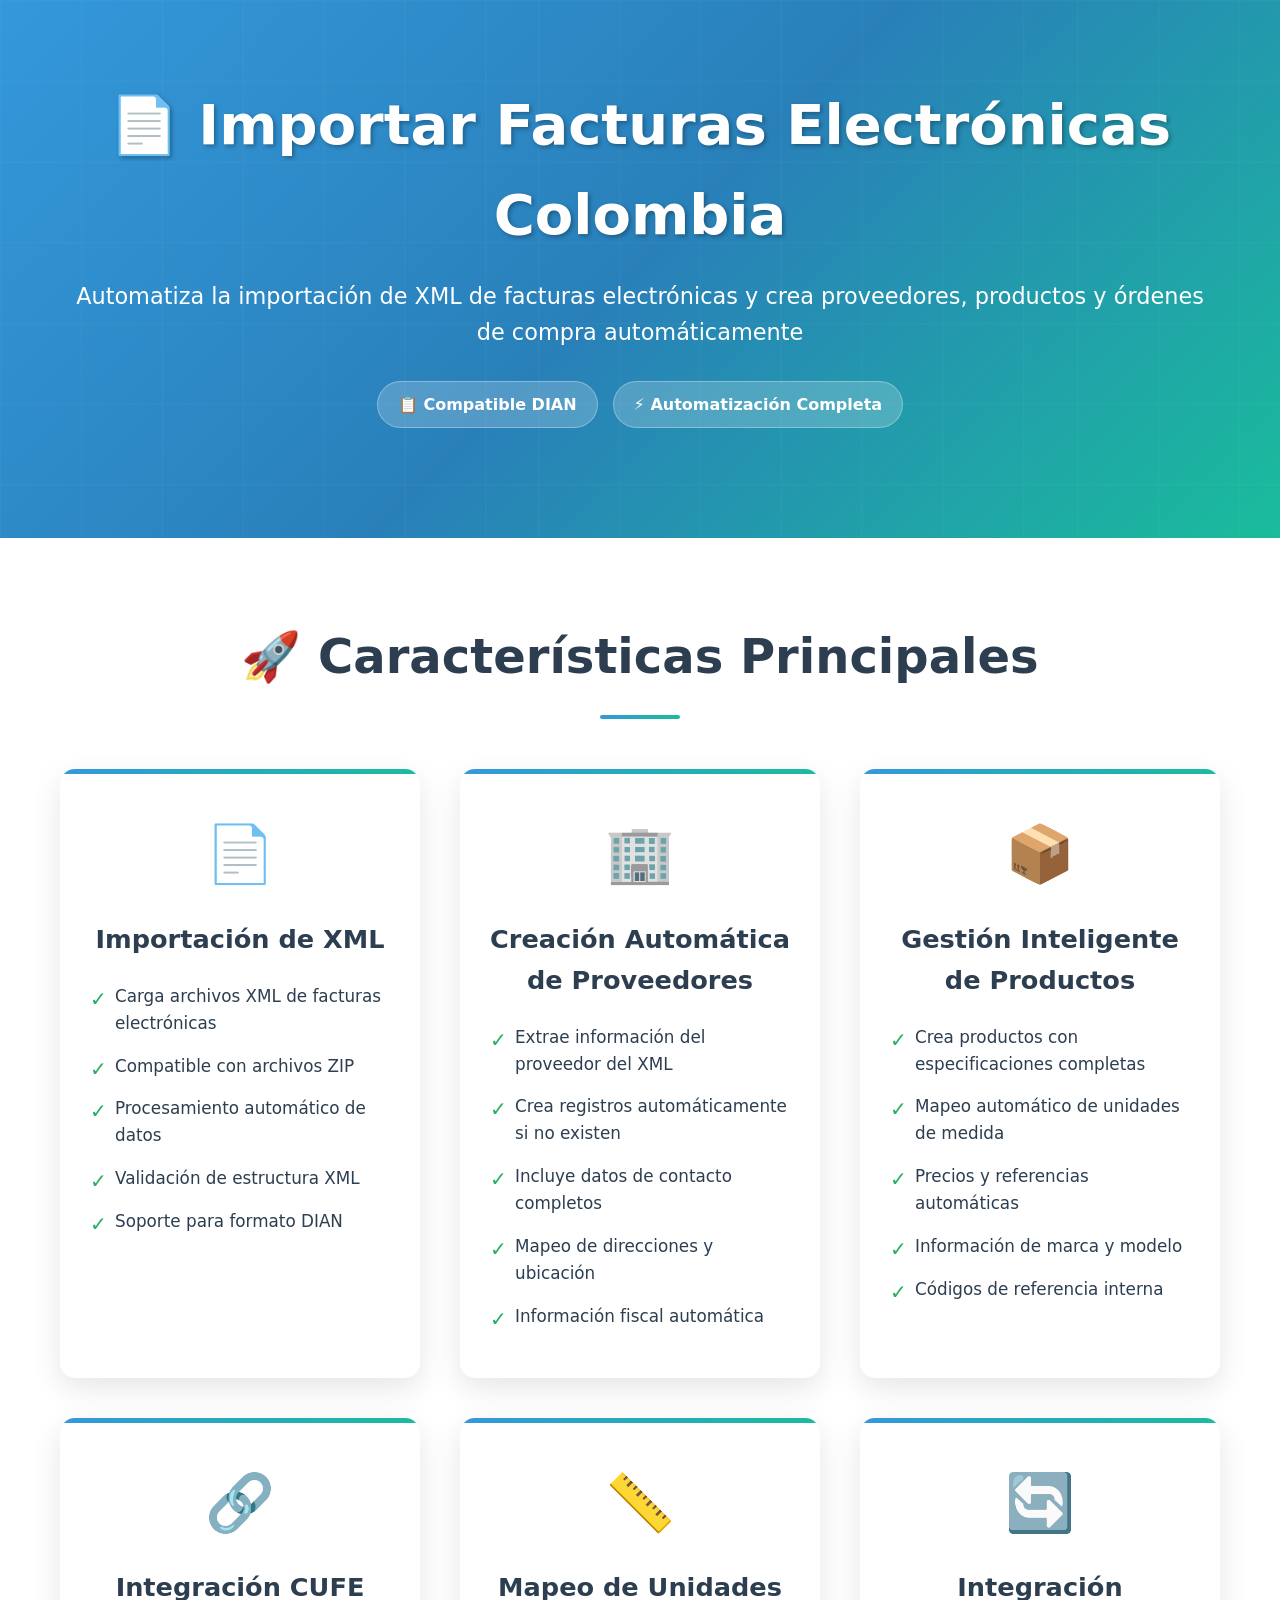
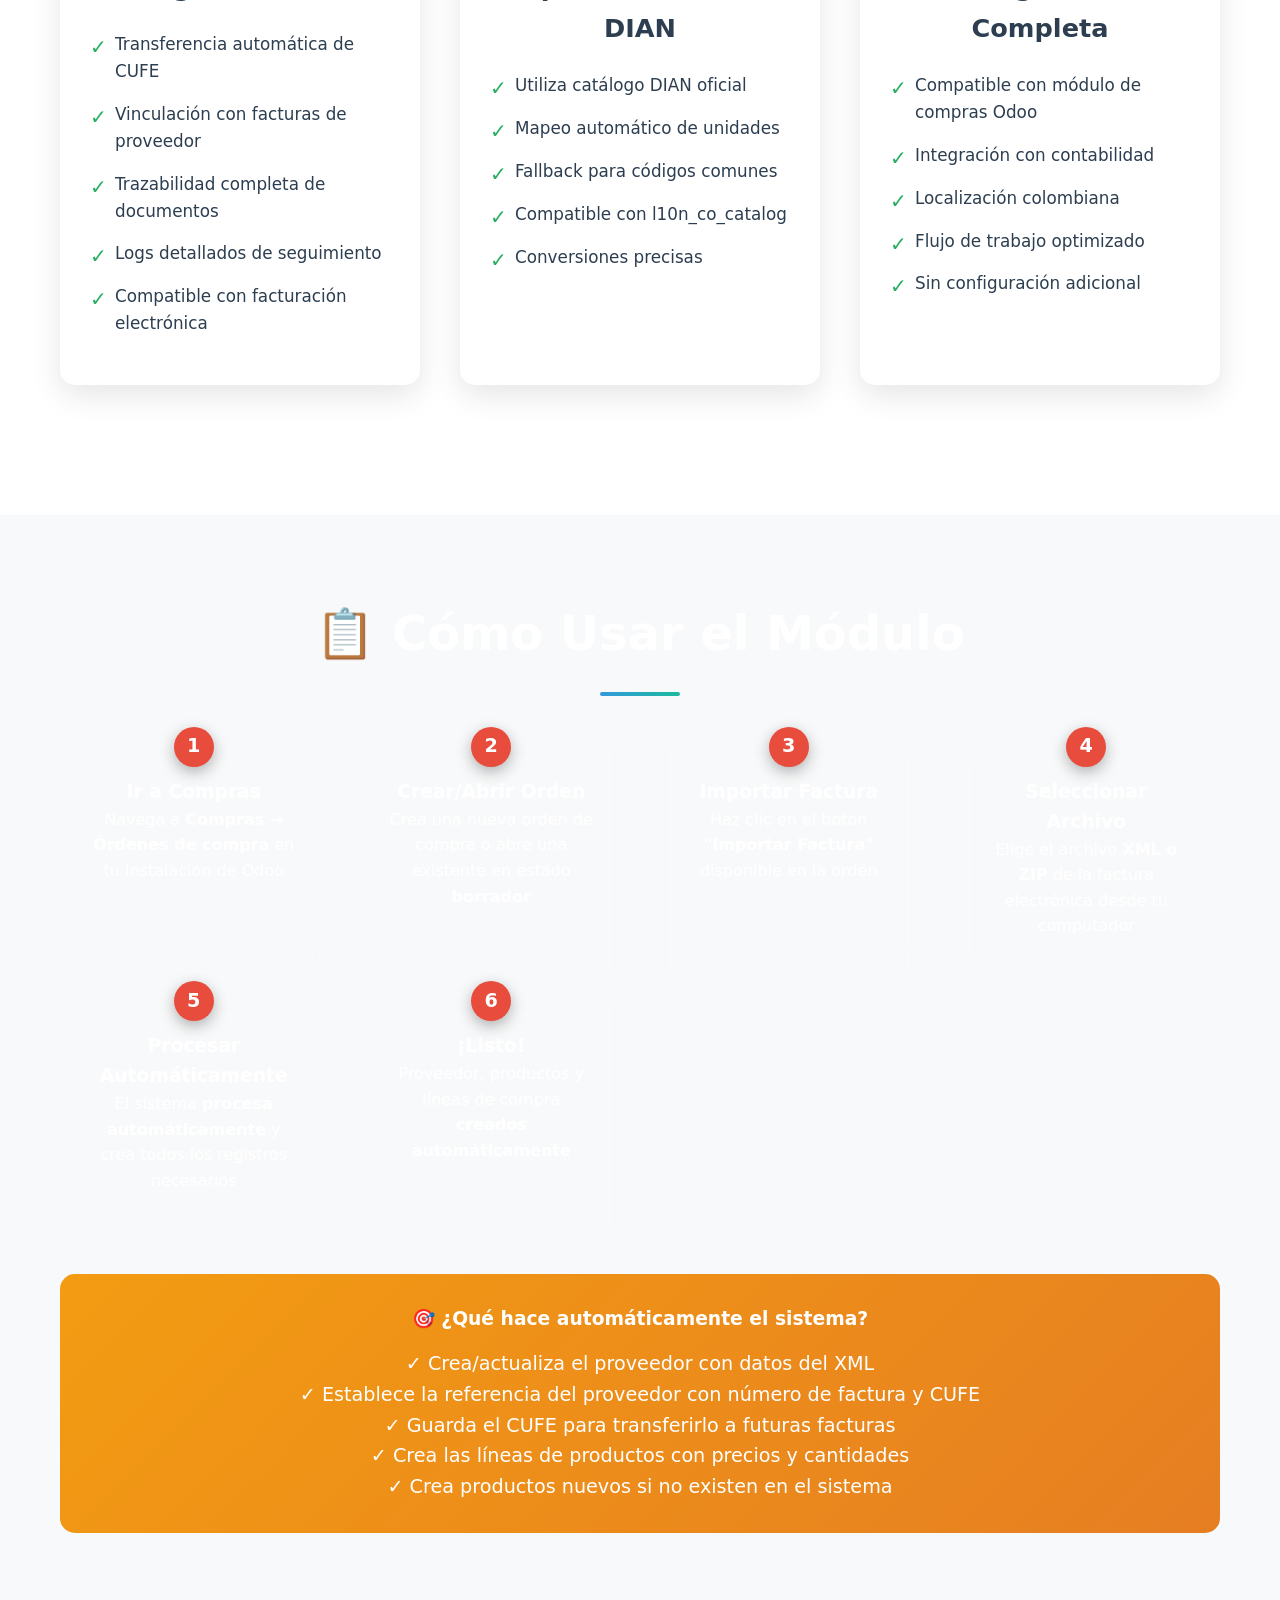
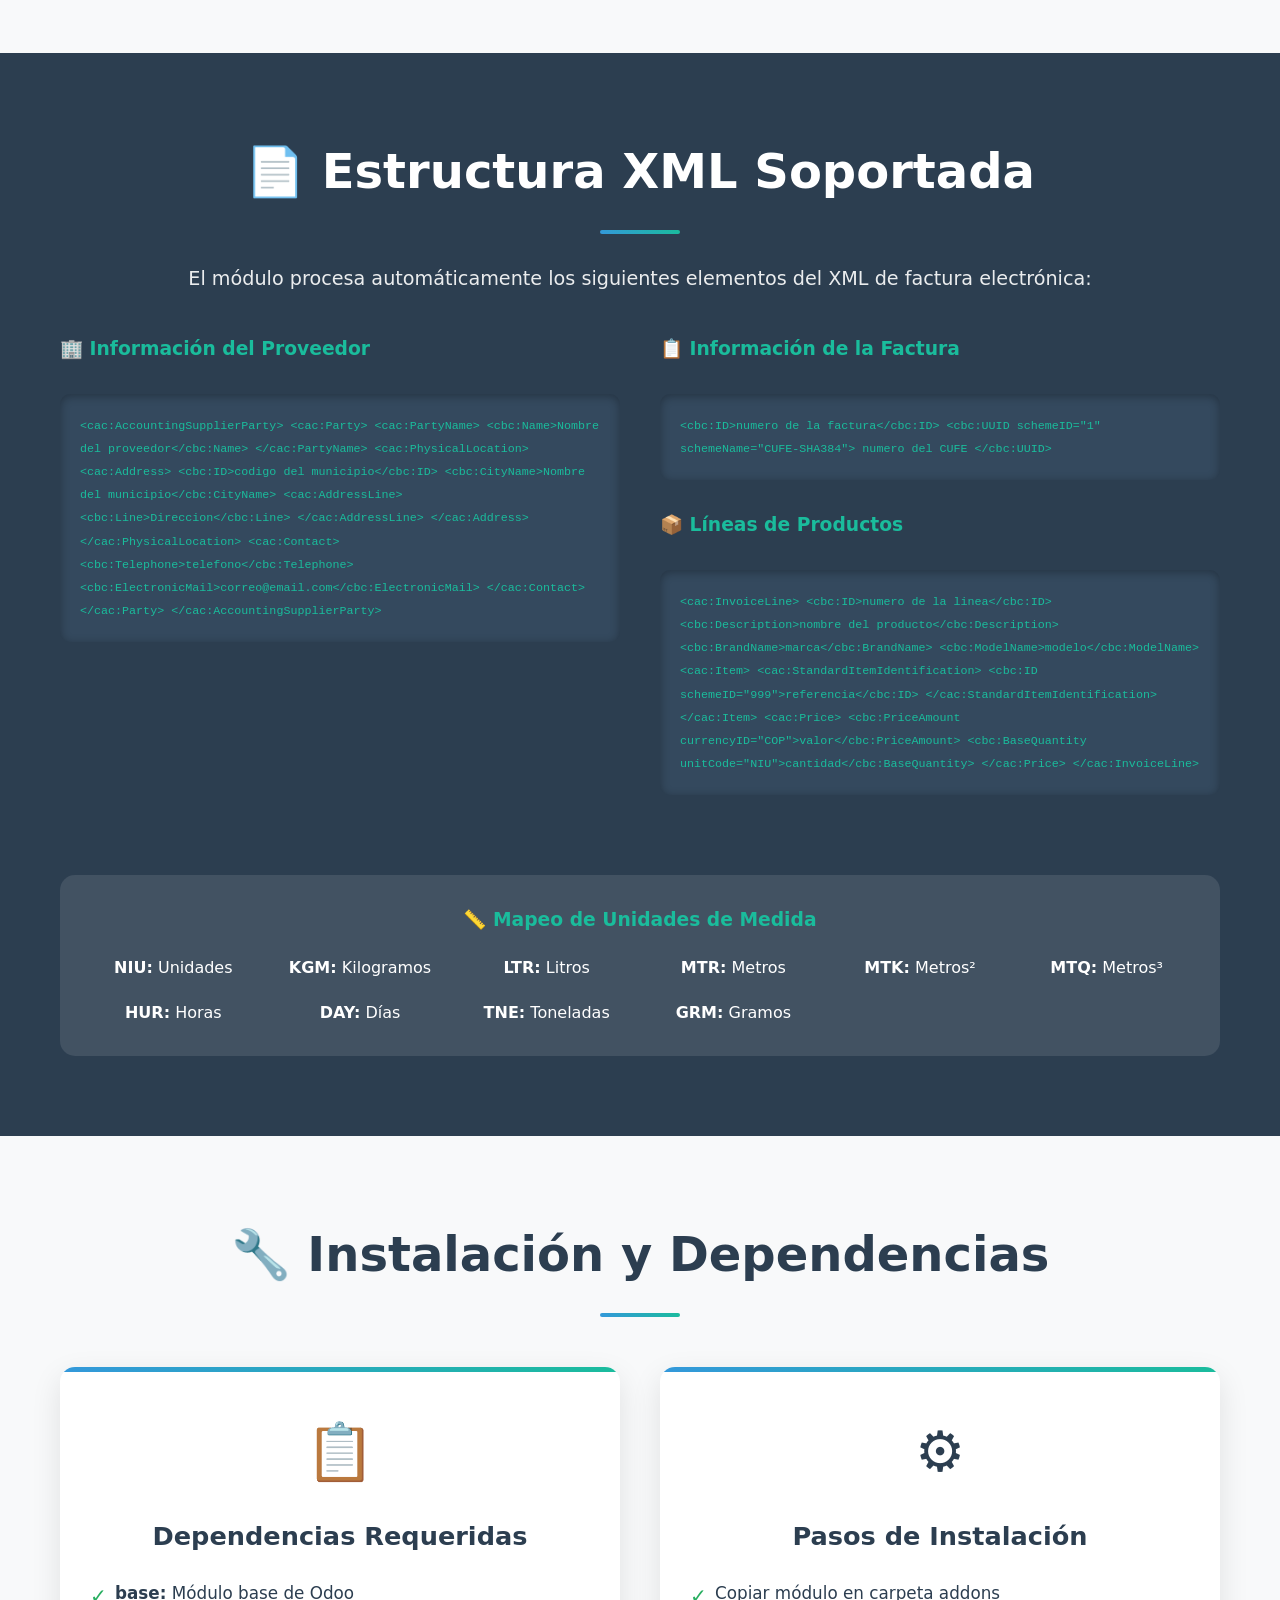
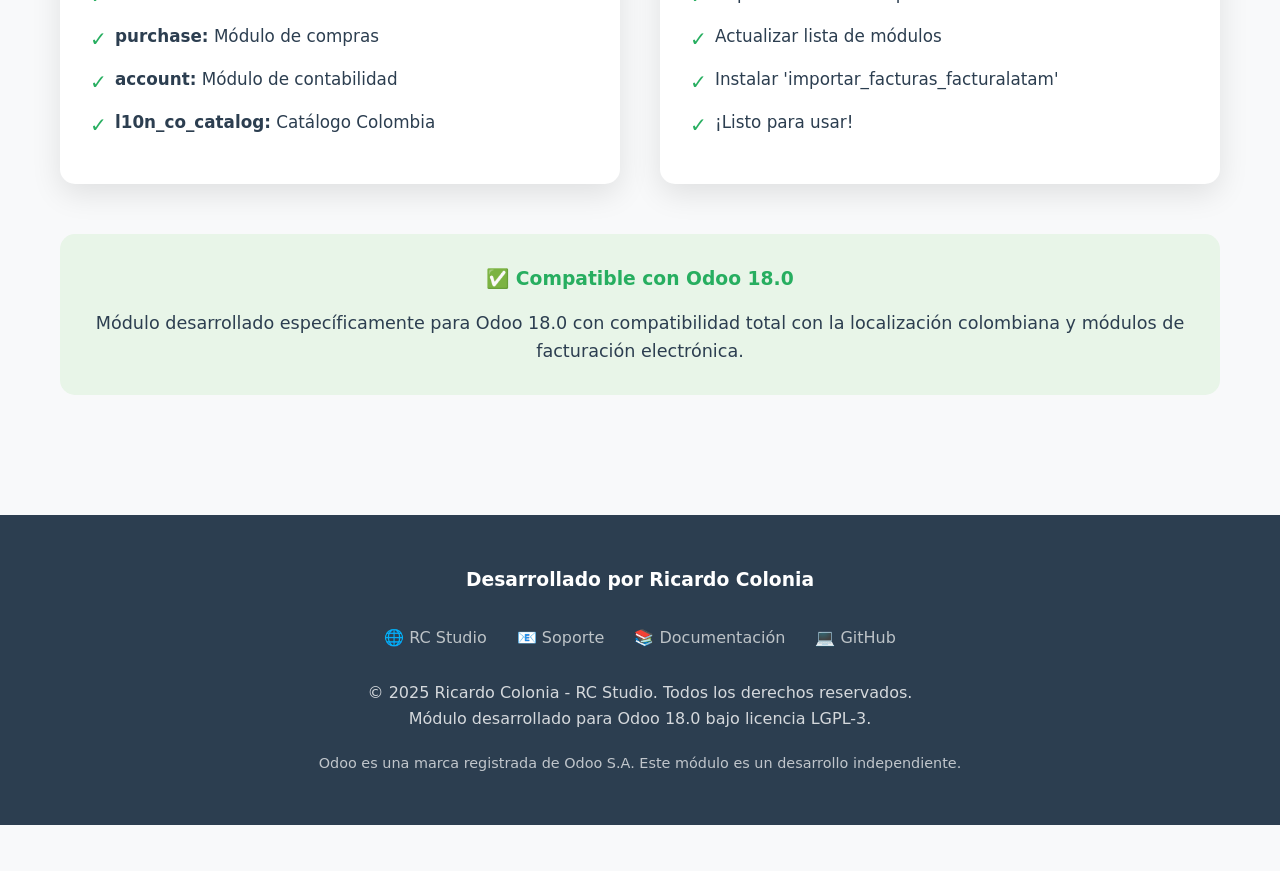
<file: importar_facturas_facturalatam/static/description/index.html>
<!DOCTYPE html>
<html lang="es">
<head>
    <meta charset="UTF-8">
    <meta name="viewport" content="width=device-width, initial-scale=1.0">
    <title>Importar Facturas Electrónicas Colombia - Módulo Odoo</title>
    <style>
        * {
            margin: 0;
            padding: 0;
            box-sizing: border-box;
        }

        body {
            font-family: 'Segoe UI', system-ui, -apple-system, sans-serif;
            line-height: 1.6;
            color: #2c3e50;
            background: #f8f9fa;
        }

        .hero {
            background: linear-gradient(135deg, #3498db 0%, #2980b9 50%, #1abc9c 100%);
            color: white;
            padding: 80px 0;
            text-align: center;
            position: relative;
            overflow: hidden;
        }

        .hero::before {
            content: '';
            position: absolute;
            top: 0;
            left: 0;
            right: 0;
            bottom: 0;
            background: url('data:image/svg+xml,<svg xmlns="http://www.w3.org/2000/svg" viewBox="0 0 100 100"><defs><pattern id="grid" width="15" height="15" patternUnits="userSpaceOnUse"><path d="M 15 0 L 0 0 0 15" fill="none" stroke="rgba(255,255,255,0.1)" stroke-width="0.5"/></pattern></defs><rect width="100" height="100" fill="url(%23grid)"/></svg>');
            opacity: 0.3;
        }

        .container {
            max-width: 1200px;
            margin: 0 auto;
            padding: 0 20px;
            position: relative;
            z-index: 1;
        }

        .hero h1 {
            font-size: 3.5em;
            font-weight: 700;
            margin-bottom: 20px;
            text-shadow: 2px 2px 4px rgba(0,0,0,0.3);
            animation: fadeInUp 1s ease-out;
        }

        .hero .subtitle {
            font-size: 1.4em;
            margin-bottom: 30px;
            opacity: 0.95;
            animation: fadeInUp 1s ease-out 0.2s both;
        }

        .hero-badges {
            display: flex;
            justify-content: center;
            gap: 15px;
            margin: 30px 0;
            flex-wrap: wrap;
            animation: fadeInUp 1s ease-out 0.4s both;
        }

        .badge {
            background: rgba(255,255,255,0.2);
            padding: 10px 20px;
            border-radius: 25px;
            font-weight: 600;
            backdrop-filter: blur(10px);
            border: 1px solid rgba(255,255,255,0.3);
            transition: all 0.3s ease;
        }

        .badge:hover {
            background: rgba(255,255,255,0.3);
            transform: translateY(-2px);
        }

        .free-highlight {
            background: linear-gradient(45deg, #27ae60, #2ecc71);
            padding: 15px 30px;
            border-radius: 30px;
            font-size: 1.5em;
            font-weight: bold;
            margin: 30px auto;
            display: inline-block;
            box-shadow: 0 8px 25px rgba(0,0,0,0.2);
            animation: pulse 2s infinite;
        }

        .cta-buttons {
            margin-top: 40px;
            animation: fadeInUp 1s ease-out 0.6s both;
        }

        .btn {
            display: inline-block;
            padding: 15px 35px;
            margin: 10px;
            border-radius: 30px;
            text-decoration: none;
            font-weight: 600;
            font-size: 1.1em;
            transition: all 0.3s ease;
            box-shadow: 0 5px 15px rgba(0,0,0,0.2);
        }

        .btn-primary {
            background: #e74c3c;
            color: white;
        }

        .btn-secondary {
            background: rgba(255,255,255,0.2);
            color: white;
            border: 2px solid white;
        }

        .btn:hover {
            transform: translateY(-3px);
            box-shadow: 0 8px 25px rgba(0,0,0,0.3);
        }

        .content {
            background: white;
        }

        .section {
            padding: 80px 0;
        }

        .section:nth-child(even) {
            background: #f8f9fa;
        }

        .section h2 {
            font-size: 3em;
            margin-bottom: 30px;
            text-align: center;
            color: #2c3e50;
            position: relative;
        }

        .section h2::after {
            content: '';
            display: block;
            width: 80px;
            height: 4px;
            background: linear-gradient(45deg, #3498db, #1abc9c);
            margin: 20px auto;
            border-radius: 2px;
        }

        .features-grid {
            display: grid;
            grid-template-columns: repeat(auto-fit, minmax(350px, 1fr));
            gap: 40px;
            margin: 50px 0;
        }

        .feature-card {
            background: white;
            border-radius: 15px;
            padding: 40px 30px;
            box-shadow: 0 10px 30px rgba(0,0,0,0.1);
            transition: all 0.3s ease;
            position: relative;
            overflow: hidden;
        }

        .feature-card::before {
            content: '';
            position: absolute;
            top: 0;
            left: 0;
            right: 0;
            height: 5px;
            background: linear-gradient(45deg, #3498db, #1abc9c);
        }

        .feature-card:hover {
            transform: translateY(-10px);
            box-shadow: 0 20px 40px rgba(0,0,0,0.15);
        }

        .feature-icon {
            font-size: 3.5em;
            margin-bottom: 20px;
            display: block;
            text-align: center;
        }

        .feature-card h3 {
            font-size: 1.6em;
            color: #2c3e50;
            margin-bottom: 15px;
            text-align: center;
        }

        .feature-list {
            list-style: none;
            padding: 0;
        }

        .feature-list li {
            padding: 8px 0;
            position: relative;
            padding-left: 25px;
            font-size: 1.05em;
        }

        .feature-list li::before {
            content: '✓';
            position: absolute;
            left: 0;
            color: #27ae60;
            font-weight: bold;
            font-size: 1.2em;
        }

        .workflow-section {
            background: linear-gradient(135deg, #667eea 0%, #764ba2 100%);
            color: white;
        }

        .workflow-steps {
            display: grid;
            grid-template-columns: repeat(auto-fit, minmax(250px, 1fr));
            gap: 30px;
            margin: 50px 0;
        }

        .step-card {
            background: rgba(255,255,255,0.1);
            border-radius: 15px;
            padding: 30px;
            text-align: center;
            backdrop-filter: blur(10px);
            border: 1px solid rgba(255,255,255,0.2);
            position: relative;
        }

        .step-number {
            position: absolute;
            top: -20px;
            left: 50%;
            transform: translateX(-50%);
            background: #e74c3c;
            color: white;
            width: 40px;
            height: 40px;
            border-radius: 50%;
            display: flex;
            align-items: center;
            justify-content: center;
            font-size: 1.2em;
            font-weight: bold;
            box-shadow: 0 5px 15px rgba(0,0,0,0.3);
        }

        .xml-section {
            background: #2c3e50;
            color: white;
        }

        .xml-preview {
            background: #34495e;
            border-radius: 10px;
            padding: 20px;
            margin: 30px 0;
            font-family: 'Courier New', monospace;
            font-size: 0.9em;
            overflow-x: auto;
            box-shadow: inset 0 2px 10px rgba(0,0,0,0.3);
        }

        .xml-preview code {
            color: #1abc9c;
        }

        .benefits-grid {
            display: grid;
            grid-template-columns: repeat(auto-fit, minmax(280px, 1fr));
            gap: 30px;
            margin: 50px 0;
        }

        .benefit-card {
            text-align: center;
            padding: 30px 20px;
            background: white;
            border-radius: 15px;
            box-shadow: 0 5px 20px rgba(0,0,0,0.1);
            transition: all 0.3s ease;
        }

        .benefit-card:hover {
            transform: translateY(-5px);
            box-shadow: 0 10px 30px rgba(0,0,0,0.15);
        }

        .benefit-icon {
            font-size: 4em;
            margin-bottom: 20px;
            display: block;
        }

        .footer {
            background: #2c3e50;
            color: white;
            text-align: center;
            padding: 50px 0;
        }

        .footer h3 {
            margin-bottom: 20px;
            color: white;
        }

        .footer-links {
            display: flex;
            justify-content: center;
            gap: 30px;
            margin: 30px 0;
            flex-wrap: wrap;
        }

        .footer-links a {
            color: #bdc3c7;
            text-decoration: none;
            transition: color 0.3s ease;
        }

        .footer-links a:hover {
            color: #1abc9c;
        }

        .highlight-box {
            background: linear-gradient(135deg, #f39c12, #e67e22);
            color: white;
            border-radius: 15px;
            padding: 30px;
            margin: 40px 0;
            text-align: center;
        }

        @keyframes fadeInUp {
            from {
                opacity: 0;
                transform: translateY(30px);
            }
            to {
                opacity: 1;
                transform: translateY(0);
            }
        }

        @keyframes pulse {
            0%, 100% {
                transform: scale(1);
            }
            50% {
                transform: scale(1.05);
            }
        }

        @media (max-width: 768px) {
            .hero h1 {
                font-size: 2.5em;
            }

            .section {
                padding: 50px 0;
            }

            .section h2 {
                font-size: 2.2em;
            }

            .features-grid {
                grid-template-columns: 1fr;
            }

            .hero-badges {
                flex-direction: column;
                align-items: center;
            }
        }
    </style>
</head>
<body>
    <div class="hero">
        <div class="container">
            <h1>📄 Importar Facturas Electrónicas Colombia</h1>
            <p class="subtitle">Automatiza la importación de XML de facturas electrónicas y crea proveedores, productos y órdenes de compra automáticamente</p>

            <div class="hero-badges">
                <span class="badge">📋 Compatible DIAN</span>
                <span class="badge">⚡ Automatización Completa</span>
            </div>
        </div>
    </div>

    <div class="content">
        <section class="section">
            <div class="container">
                <h2>🚀 Características Principales</h2>
                <div class="features-grid">
                    <div class="feature-card">
                        <span class="feature-icon">📄</span>
                        <h3>Importación de XML</h3>
                        <ul class="feature-list">
                            <li>Carga archivos XML de facturas electrónicas</li>
                            <li>Compatible con archivos ZIP</li>
                            <li>Procesamiento automático de datos</li>
                            <li>Validación de estructura XML</li>
                            <li>Soporte para formato DIAN</li>
                        </ul>
                    </div>

                    <div class="feature-card">
                        <span class="feature-icon">🏢</span>
                        <h3>Creación Automática de Proveedores</h3>
                        <ul class="feature-list">
                            <li>Extrae información del proveedor del XML</li>
                            <li>Crea registros automáticamente si no existen</li>
                            <li>Incluye datos de contacto completos</li>
                            <li>Mapeo de direcciones y ubicación</li>
                            <li>Información fiscal automática</li>
                        </ul>
                    </div>

                    <div class="feature-card">
                        <span class="feature-icon">📦</span>
                        <h3>Gestión Inteligente de Productos</h3>
                        <ul class="feature-list">
                            <li>Crea productos con especificaciones completas</li>
                            <li>Mapeo automático de unidades de medida</li>
                            <li>Precios y referencias automáticas</li>
                            <li>Información de marca y modelo</li>
                            <li>Códigos de referencia interna</li>
                        </ul>
                    </div>

                    <div class="feature-card">
                        <span class="feature-icon">🔗</span>
                        <h3>Integración CUFE</h3>
                        <ul class="feature-list">
                            <li>Transferencia automática de CUFE</li>
                            <li>Vinculación con facturas de proveedor</li>
                            <li>Trazabilidad completa de documentos</li>
                            <li>Logs detallados de seguimiento</li>
                            <li>Compatible con facturación electrónica</li>
                        </ul>
                    </div>

                    <div class="feature-card">
                        <span class="feature-icon">📏</span>
                        <h3>Mapeo de Unidades DIAN</h3>
                        <ul class="feature-list">
                            <li>Utiliza catálogo DIAN oficial</li>
                            <li>Mapeo automático de unidades</li>
                            <li>Fallback para códigos comunes</li>
                            <li>Compatible con l10n_co_catalog</li>
                            <li>Conversiones precisas</li>
                        </ul>
                    </div>

                    <div class="feature-card">
                        <span class="feature-icon">🔄</span>
                        <h3>Integración Completa</h3>
                        <ul class="feature-list">
                            <li>Compatible con módulo de compras Odoo</li>
                            <li>Integración con contabilidad</li>
                            <li>Localización colombiana</li>
                            <li>Flujo de trabajo optimizado</li>
                            <li>Sin configuración adicional</li>
                        </ul>
                    </div>
                </div>
            </div>
        </section>

        <section class="section workflow-section">
            <div class="container">
                <h2 style="color: white;" id="como-usar">📋 Cómo Usar el Módulo</h2>

                <div class="workflow-steps">
                    <div class="step-card">
                        <div class="step-number">1</div>
                        <h3>Ir a Compras</h3>
                        <p>Navega a <strong>Compras → Órdenes de compra</strong> en tu instalación de Odoo</p>
                    </div>

                    <div class="step-card">
                        <div class="step-number">2</div>
                        <h3>Crear/Abrir Orden</h3>
                        <p>Crea una nueva orden de compra o abre una existente en estado <strong>borrador</strong></p>
                    </div>

                    <div class="step-card">
                        <div class="step-number">3</div>
                        <h3>Importar Factura</h3>
                        <p>Haz clic en el botón <strong>"Importar Factura"</strong> disponible en la orden</p>
                    </div>

                    <div class="step-card">
                        <div class="step-number">4</div>
                        <h3>Seleccionar Archivo</h3>
                        <p>Elige el archivo <strong>XML o ZIP</strong> de la factura electrónica desde tu computador</p>
                    </div>

                    <div class="step-card">
                        <div class="step-number">5</div>
                        <h3>Procesar Automáticamente</h3>
                        <p>El sistema <strong>procesa automáticamente</strong> y crea todos los registros necesarios</p>
                    </div>

                    <div class="step-card">
                        <div class="step-number">6</div>
                        <h3>¡Listo!</h3>
                        <p>Proveedor, productos y líneas de compra <strong>creados automáticamente</strong></p>
                    </div>
                </div>

                <div class="highlight-box">
                    <h3>🎯 ¿Qué hace automáticamente el sistema?</h3>
                    <p style="font-size: 1.2em; margin-top: 15px;">
                        ✓ Crea/actualiza el proveedor con datos del XML<br>
                        ✓ Establece la referencia del proveedor con número de factura y CUFE<br>
                        ✓ Guarda el CUFE para transferirlo a futuras facturas<br>
                        ✓ Crea las líneas de productos con precios y cantidades<br>
                        ✓ Crea productos nuevos si no existen en el sistema
                    </p>
                </div>
            </div>
        </section>

        <section class="section xml-section">
            <div class="container">
                <h2 style="color: white;">📄 Estructura XML Soportada</h2>

                <p style="text-align: center; font-size: 1.2em; margin-bottom: 40px; opacity: 0.9;">
                    El módulo procesa automáticamente los siguientes elementos del XML de factura electrónica:
                </p>

                <div style="display: grid; grid-template-columns: repeat(auto-fit, minmax(400px, 1fr)); gap: 40px;">
                    <div>
                        <h3 style="color: #1abc9c; margin-bottom: 20px;">🏢 Información del Proveedor</h3>
                        <div class="xml-preview">
<code>&lt;cac:AccountingSupplierParty&gt;
    &lt;cac:Party&gt;
        &lt;cac:PartyName&gt;
            &lt;cbc:Name&gt;Nombre del proveedor&lt;/cbc:Name&gt;
        &lt;/cac:PartyName&gt;
        &lt;cac:PhysicalLocation&gt;
            &lt;cac:Address&gt;
                &lt;cbc:ID&gt;codigo del municipio&lt;/cbc:ID&gt;
                &lt;cbc:CityName&gt;Nombre del municipio&lt;/cbc:CityName&gt;
                &lt;cac:AddressLine&gt;
                    &lt;cbc:Line&gt;Direccion&lt;/cbc:Line&gt;
                &lt;/cac:AddressLine&gt;
            &lt;/cac:Address&gt;
        &lt;/cac:PhysicalLocation&gt;
        &lt;cac:Contact&gt;
            &lt;cbc:Telephone&gt;telefono&lt;/cbc:Telephone&gt;
            &lt;cbc:ElectronicMail&gt;correo@email.com&lt;/cbc:ElectronicMail&gt;
        &lt;/cac:Contact&gt;
    &lt;/cac:Party&gt;
&lt;/cac:AccountingSupplierParty&gt;</code>
                        </div>
                    </div>

                    <div>
                        <h3 style="color: #1abc9c; margin-bottom: 20px;">📋 Información de la Factura</h3>
                        <div class="xml-preview">
<code>&lt;cbc:ID&gt;numero de la factura&lt;/cbc:ID&gt;
&lt;cbc:UUID schemeID="1" schemeName="CUFE-SHA384"&gt;
    numero del CUFE
&lt;/cbc:UUID&gt;</code>
                        </div>

                        <h3 style="color: #1abc9c; margin: 30px 0 20px 0;">📦 Líneas de Productos</h3>
                        <div class="xml-preview">
<code>&lt;cac:InvoiceLine&gt;
    &lt;cbc:ID&gt;numero de la linea&lt;/cbc:ID&gt;
    &lt;cbc:Description&gt;nombre del producto&lt;/cbc:Description&gt;
    &lt;cbc:BrandName&gt;marca&lt;/cbc:BrandName&gt;
    &lt;cbc:ModelName&gt;modelo&lt;/cbc:ModelName&gt;
    &lt;cac:Item&gt;
        &lt;cac:StandardItemIdentification&gt;
            &lt;cbc:ID schemeID="999"&gt;referencia&lt;/cbc:ID&gt;
        &lt;/cac:StandardItemIdentification&gt;
    &lt;/cac:Item&gt;
    &lt;cac:Price&gt;
        &lt;cbc:PriceAmount currencyID="COP"&gt;valor&lt;/cbc:PriceAmount&gt;
        &lt;cbc:BaseQuantity unitCode="NIU"&gt;cantidad&lt;/cbc:BaseQuantity&gt;
    &lt;/cac:Price&gt;
&lt;/cac:InvoiceLine&gt;</code>
                        </div>
                    </div>
                </div>

                <div style="margin-top: 50px; background: rgba(255,255,255,0.1); border-radius: 15px; padding: 30px;">
                    <h3 style="color: #1abc9c; margin-bottom: 20px; text-align: center;">📏 Mapeo de Unidades de Medida</h3>
                    <div style="display: grid; grid-template-columns: repeat(auto-fit, minmax(150px, 1fr)); gap: 20px; text-align: center;">
                        <div><strong>NIU:</strong> Unidades</div>
                        <div><strong>KGM:</strong> Kilogramos</div>
                        <div><strong>LTR:</strong> Litros</div>
                        <div><strong>MTR:</strong> Metros</div>
                        <div><strong>MTK:</strong> Metros²</div>
                        <div><strong>MTQ:</strong> Metros³</div>
                        <div><strong>HUR:</strong> Horas</div>
                        <div><strong>DAY:</strong> Días</div>
                        <div><strong>TNE:</strong> Toneladas</div>
                        <div><strong>GRM:</strong> Gramos</div>
                    </div>
                </div>
            </div>
        </section>

        <section class="section">
            <div class="container">
                <h2>🔧 Instalación y Dependencias</h2>

                <div style="display: grid; grid-template-columns: repeat(auto-fit, minmax(300px, 1fr)); gap: 40px; margin: 50px 0;">
                    <div class="feature-card">
                        <span class="feature-icon">📋</span>
                        <h3>Dependencias Requeridas</h3>
                        <ul class="feature-list">
                            <li><strong>base:</strong> Módulo base de Odoo</li>
                            <li><strong>purchase:</strong> Módulo de compras</li>
                            <li><strong>account:</strong> Módulo de contabilidad</li>
                            <li><strong>l10n_co_catalog:</strong> Catálogo Colombia</li>
                        </ul>
                    </div>

                    <div class="feature-card">
                        <span class="feature-icon">⚙️</span>
                        <h3>Pasos de Instalación</h3>
                        <ul class="feature-list">
                            <li>Copiar módulo en carpeta addons</li>
                            <li>Actualizar lista de módulos</li>
                            <li>Instalar 'importar_facturas_facturalatam'</li>
                            <li>¡Listo para usar!</li>
                        </ul>
                    </div>
                </div>

                <div style="background: #e8f5e8; border-radius: 15px; padding: 30px; margin: 40px 0; text-align: center;">
                    <h3 style="color: #27ae60; margin-bottom: 15px;">✅ Compatible con Odoo 18.0</h3>
                    <p style="font-size: 1.1em; color: #2c3e50;">
                        Módulo desarrollado específicamente para Odoo 18.0 con compatibilidad total con la localización colombiana y módulos de facturación electrónica.
                    </p>
                </div>
            </div>
        </section>
    </div>

    <div class="footer">
        <div class="container">
            <h3>Desarrollado por Ricardo Colonia</h3>

            <div class="footer-links">
                <a href="https://rcstudio.dev">🌐 RC Studio</a>
                <a href="mailto:support@rcstudio.dev">📧 Soporte</a>
                <a href="#">📚 Documentación</a>
                <a href="#">💻 GitHub</a>
            </div>

            <p style="margin-top: 30px; opacity: 0.8;">
                © 2025 Ricardo Colonia - RC Studio. Todos los derechos reservados.<br>
                Módulo desarrollado para Odoo 18.0 bajo licencia LGPL-3.
            </p>

            <p style="margin-top: 20px; font-size: 0.9em; opacity: 0.7;">
                Odoo es una marca registrada de Odoo S.A. Este módulo es un desarrollo independiente.
            </p>
        </div>
    </div>
</body>
</html>
</file>
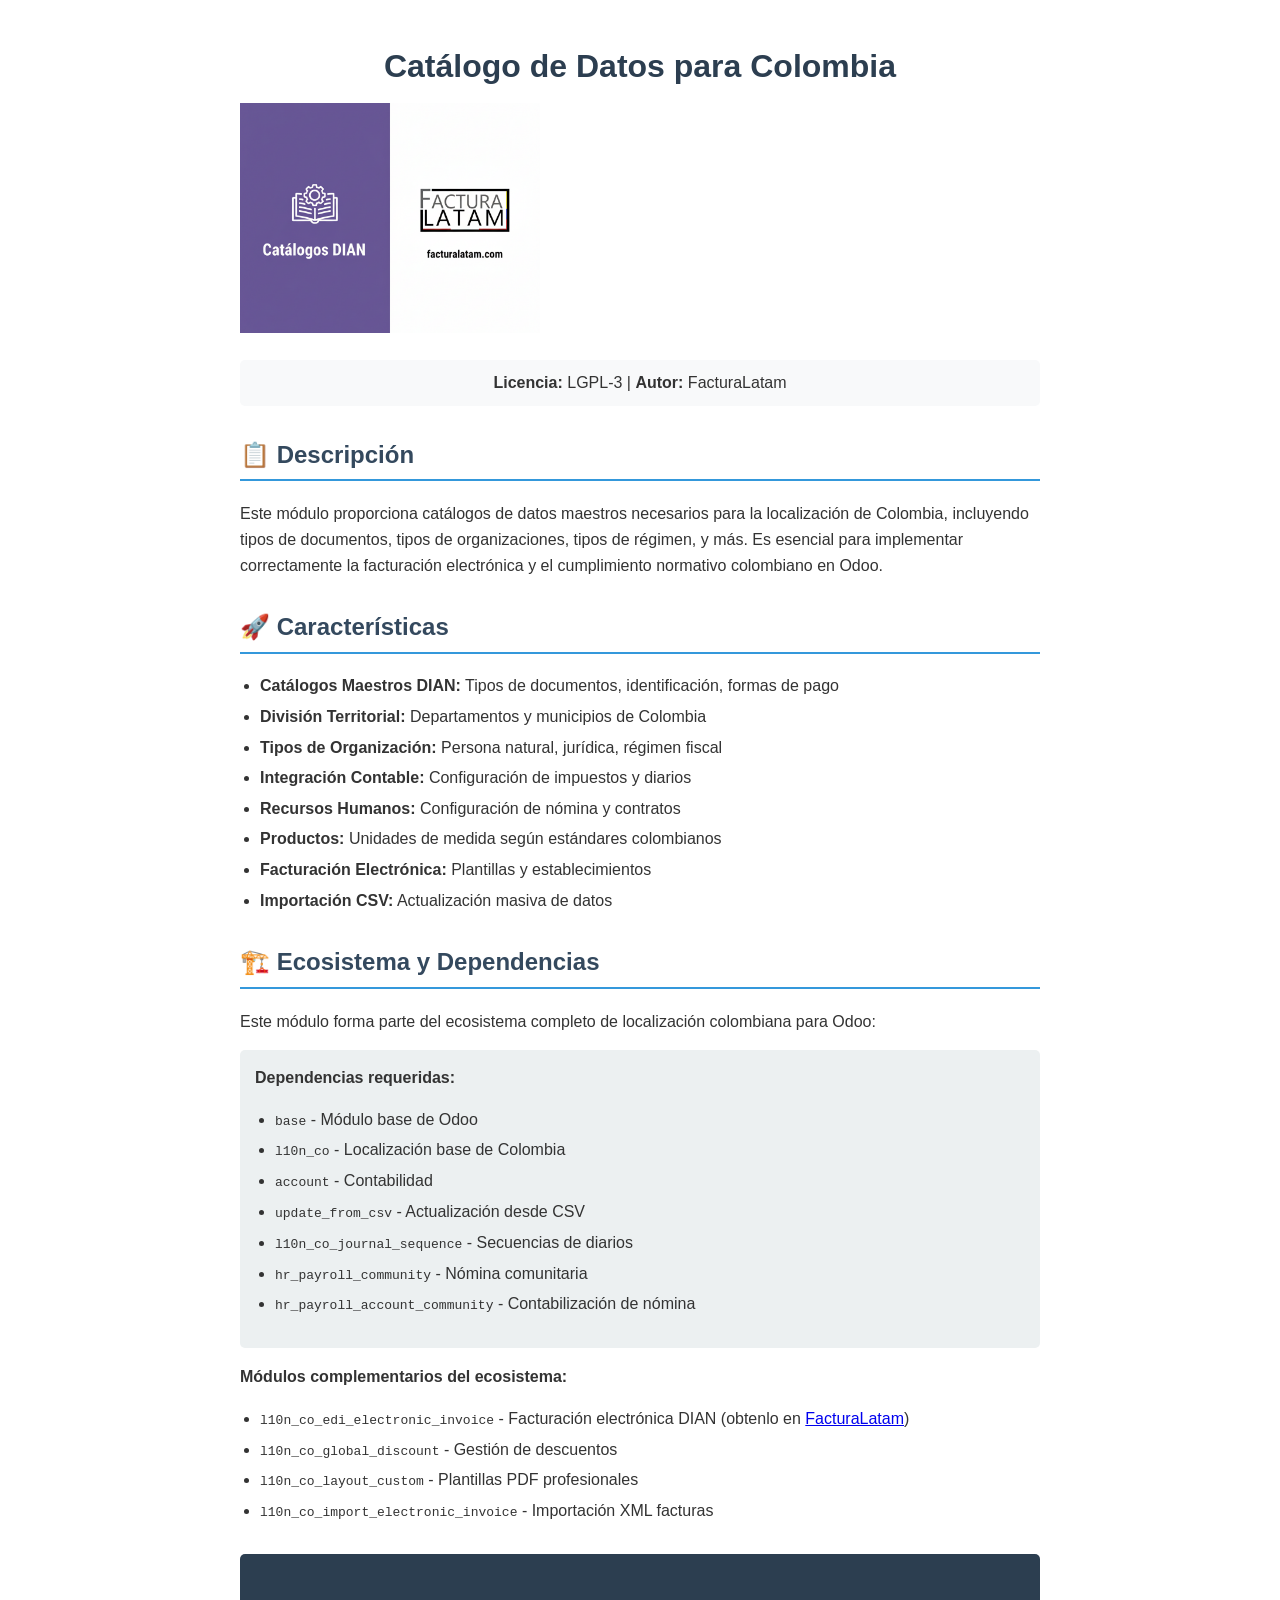
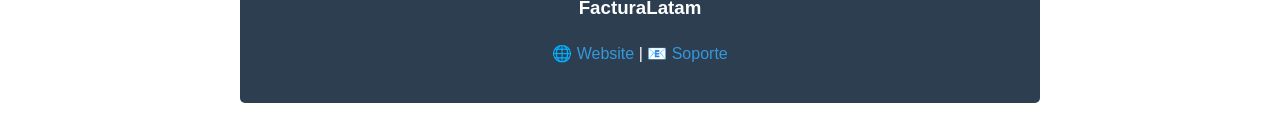
<file: l10n_co_catalog/static/description/index.html>
<!DOCTYPE html>
<html lang="es">
<head>
    <meta charset="UTF-8">
    <meta name="viewport" content="width=device-width, initial-scale=1.0">
    <title>Catálogo de Datos para Colombia</title>
    <style>
        body {
            font-family: Arial, sans-serif;
            line-height: 1.6;
            margin: 0;
            padding: 20px;
            color: #333;
        }

        .container {
            max-width: 800px;
            margin: 0 auto;
        }

        h1 {
            color: #2c3e50;
            text-align: center;
            margin-bottom: 10px;
        }

        .license {
            text-align: center;
            background: #f8f9fa;
            padding: 10px;
            border-radius: 5px;
            margin: 20px 0;
        }

        h2 {
            color: #34495e;
            border-bottom: 2px solid #3498db;
            padding-bottom: 5px;
            margin-top: 30px;
        }

        ul {
            list-style-type: disc;
            padding-left: 20px;
        }

        li {
            margin: 5px 0;
        }

        .dependencies {
            background: #ecf0f1;
            padding: 15px;
            border-radius: 5px;
            margin: 15px 0;
        }

        .footer {
            background: #2c3e50;
            color: white;
            text-align: center;
            padding: 20px;
            margin-top: 30px;
            border-radius: 5px;
        }

        .footer a {
            color: #3498db;
            text-decoration: none;
        }
    </style>
</head>
<body>
    <div class="container">
        <h1>Catálogo de Datos para Colombia</h1>
        <img src="banner.png" alt="l10n_co_catalog" width="300px">

        <div class="license">
            <strong>Licencia:</strong> LGPL-3 | <strong>Autor:</strong> FacturaLatam
        </div>

        <h2>📋 Descripción</h2>
        <p>
            Este módulo proporciona catálogos de datos maestros necesarios para la localización de Colombia,
            incluyendo tipos de documentos, tipos de organizaciones, tipos de régimen, y más. Es esencial para
            implementar correctamente la facturación electrónica y el cumplimiento normativo colombiano en Odoo.
        </p>

        <h2>🚀 Características</h2>
        <ul>
            <li><strong>Catálogos Maestros DIAN:</strong> Tipos de documentos, identificación, formas de pago</li>
            <li><strong>División Territorial:</strong> Departamentos y municipios de Colombia</li>
            <li><strong>Tipos de Organización:</strong> Persona natural, jurídica, régimen fiscal</li>
            <li><strong>Integración Contable:</strong> Configuración de impuestos y diarios</li>
            <li><strong>Recursos Humanos:</strong> Configuración de nómina y contratos</li>
            <li><strong>Productos:</strong> Unidades de medida según estándares colombianos</li>
            <li><strong>Facturación Electrónica:</strong> Plantillas y establecimientos</li>
            <li><strong>Importación CSV:</strong> Actualización masiva de datos</li>
        </ul>

        <h2>🏗️ Ecosistema y Dependencias</h2>
        <p>Este módulo forma parte del ecosistema completo de localización colombiana para Odoo:</p>

        <div class="dependencies">
            <strong>Dependencias requeridas:</strong>
            <ul>
                <li><code>base</code> - Módulo base de Odoo</li>
                <li><code>l10n_co</code> - Localización base de Colombia</li>
                <li><code>account</code> - Contabilidad</li>
                <li><code>update_from_csv</code> - Actualización desde CSV</li>
                <li><code>l10n_co_journal_sequence</code> - Secuencias de diarios</li>
                <li><code>hr_payroll_community</code> - Nómina comunitaria</li>
                <li><code>hr_payroll_account_community</code> - Contabilización de nómina</li>
            </ul>
        </div>

        <p><strong>Módulos complementarios del ecosistema:</strong></p>
        <ul>
            <li><code>l10n_co_edi_electronic_invoice</code> - Facturación electrónica DIAN (obtenlo en <a href="https://facturalatam.com/odoo">FacturaLatam</a>)</li>
            <li><code>l10n_co_global_discount</code> - Gestión de descuentos</li>
            <li><code>l10n_co_layout_custom</code> - Plantillas PDF profesionales</li>
            <li><code>l10n_co_import_electronic_invoice</code> - Importación XML facturas</li>
        </ul>

        <div class="footer">
            <h3>FacturaLatam</h3>
            <p>
                <a href="https://facturalatam.com">🌐 Website</a> |
                <a href="mailto:soporte@facturalatam.com">📧 Soporte</a>
            </p>
        </div>
    </div>
</body>
</html>
</file>
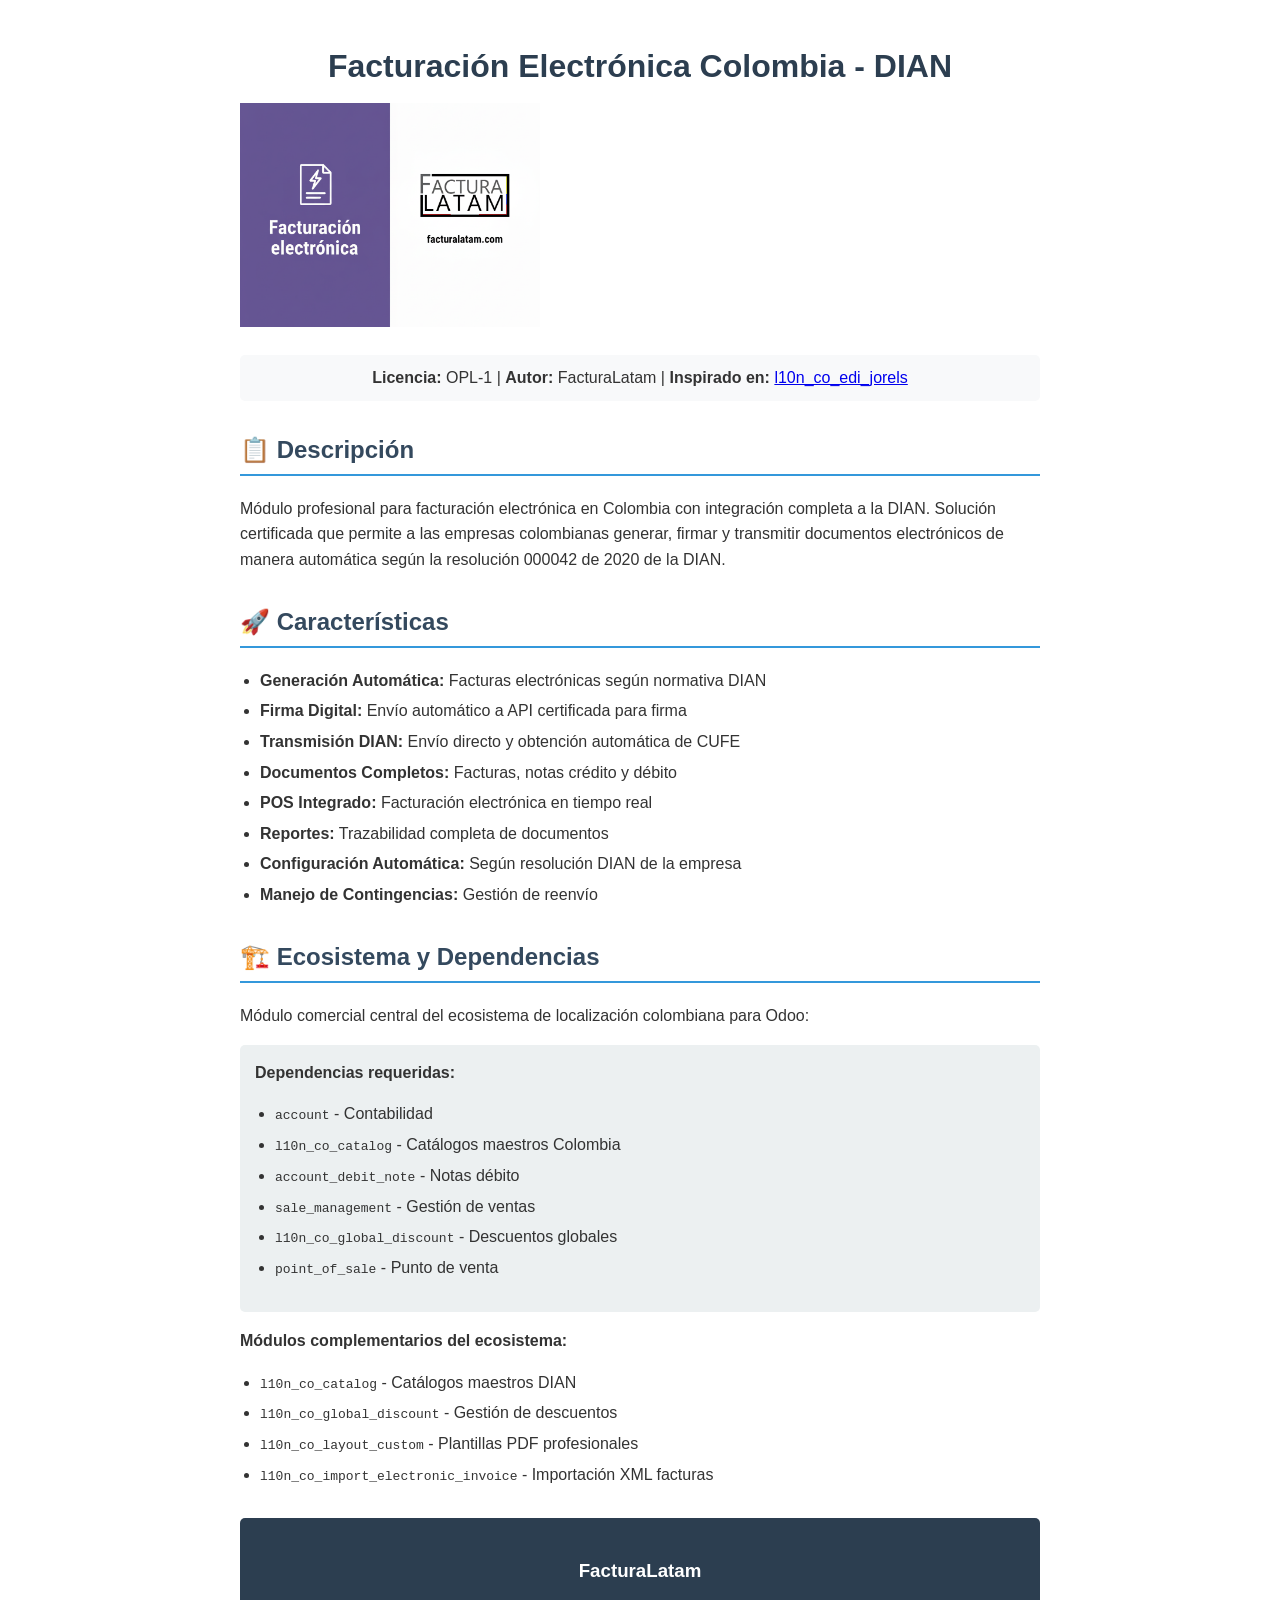
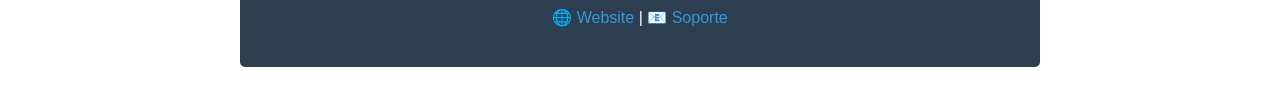
<file: l10n_co_edi_electronic_invoice/static/description/index.html>
<!DOCTYPE html>
<html lang="es">
<head>
    <meta charset="UTF-8">
    <meta name="viewport" content="width=device-width, initial-scale=1.0">
    <title>Facturación Electrónica Colombia - DIAN</title>
    <style>
        body {
            font-family: Arial, sans-serif;
            line-height: 1.6;
            margin: 0;
            padding: 20px;
            color: #333;
        }


        .container {
            max-width: 800px;
            margin: 0 auto;
        }

        h1 {
            color: #2c3e50;
            text-align: center;
            margin-bottom: 10px;
        }

        .license {
            text-align: center;
            background: #f8f9fa;
            padding: 10px;
            border-radius: 5px;
            margin: 20px 0;
        }

        h2 {
            color: #34495e;
            border-bottom: 2px solid #3498db;
            padding-bottom: 5px;
            margin-top: 30px;
        }

        ul {
            list-style-type: disc;
            padding-left: 20px;
        }

        li {
            margin: 5px 0;
        }

        .dependencies {
            background: #ecf0f1;
            padding: 15px;
            border-radius: 5px;
            margin: 15px 0;
        }

        .footer {
            background: #2c3e50;
            color: white;
            text-align: center;
            padding: 20px;
            margin-top: 30px;
            border-radius: 5px;
        }

        .footer a {
            color: #3498db;
            text-decoration: none;
        }
    </style>
</head>
<body>
    <div class="container">
        <h1>Facturación Electrónica Colombia - DIAN</h1>
        <img src="banner.png" alt="l10n_co_edi_electronic_invoice" width="300px">

        <div class="license">
            <strong>Licencia:</strong> OPL-1 | <strong>Autor:</strong> FacturaLatam | <strong>Inspirado en:</strong> <a href="https://apps.odoo.com/apps/modules/17.0/l10n_co_edi_jorels">l10n_co_edi_jorels</a>
        </div>

        <h2>📋 Descripción</h2>
        <p>
            Módulo profesional para facturación electrónica en Colombia con integración completa a la DIAN.
            Solución certificada que permite a las empresas colombianas generar, firmar y transmitir documentos
            electrónicos de manera automática según la resolución 000042 de 2020 de la DIAN.
        </p>

        <h2>🚀 Características</h2>
        <ul>
            <li><strong>Generación Automática:</strong> Facturas electrónicas según normativa DIAN</li>
            <li><strong>Firma Digital:</strong> Envío automático a API certificada para firma</li>
            <li><strong>Transmisión DIAN:</strong> Envío directo y obtención automática de CUFE</li>
            <li><strong>Documentos Completos:</strong> Facturas, notas crédito y débito</li>
            <li><strong>POS Integrado:</strong> Facturación electrónica en tiempo real</li>
            <li><strong>Reportes:</strong> Trazabilidad completa de documentos</li>
            <li><strong>Configuración Automática:</strong> Según resolución DIAN de la empresa</li>
            <li><strong>Manejo de Contingencias:</strong> Gestión de reenvío</li>
        </ul>

        <h2>🏗️ Ecosistema y Dependencias</h2>
        <p>Módulo comercial central del ecosistema de localización colombiana para Odoo:</p>

        <div class="dependencies">
            <strong>Dependencias requeridas:</strong>
            <ul>
                <li><code>account</code> - Contabilidad</li>
                <li><code>l10n_co_catalog</code> - Catálogos maestros Colombia</li>
                <li><code>account_debit_note</code> - Notas débito</li>
                <li><code>sale_management</code> - Gestión de ventas</li>
                <li><code>l10n_co_global_discount</code> - Descuentos globales</li>
                <li><code>point_of_sale</code> - Punto de venta</li>
            </ul>
        </div>

        <p><strong>Módulos complementarios del ecosistema:</strong></p>
        <ul>
            <li><code>l10n_co_catalog</code> - Catálogos maestros DIAN</li>
            <li><code>l10n_co_global_discount</code> - Gestión de descuentos</li>
            <li><code>l10n_co_layout_custom</code> - Plantillas PDF profesionales</li>
            <li><code>l10n_co_import_electronic_invoice</code> - Importación XML facturas</li>
        </ul>

        <div class="footer">
            <h3>FacturaLatam</h3>
            <p>
                <a href="https://facturalatam.com">🌐 Website</a> |
                <a href="mailto:soporte@facturalatam.com">📧 Soporte</a>
            </p>
        </div>
    </div>
</body>
</html>
</file>
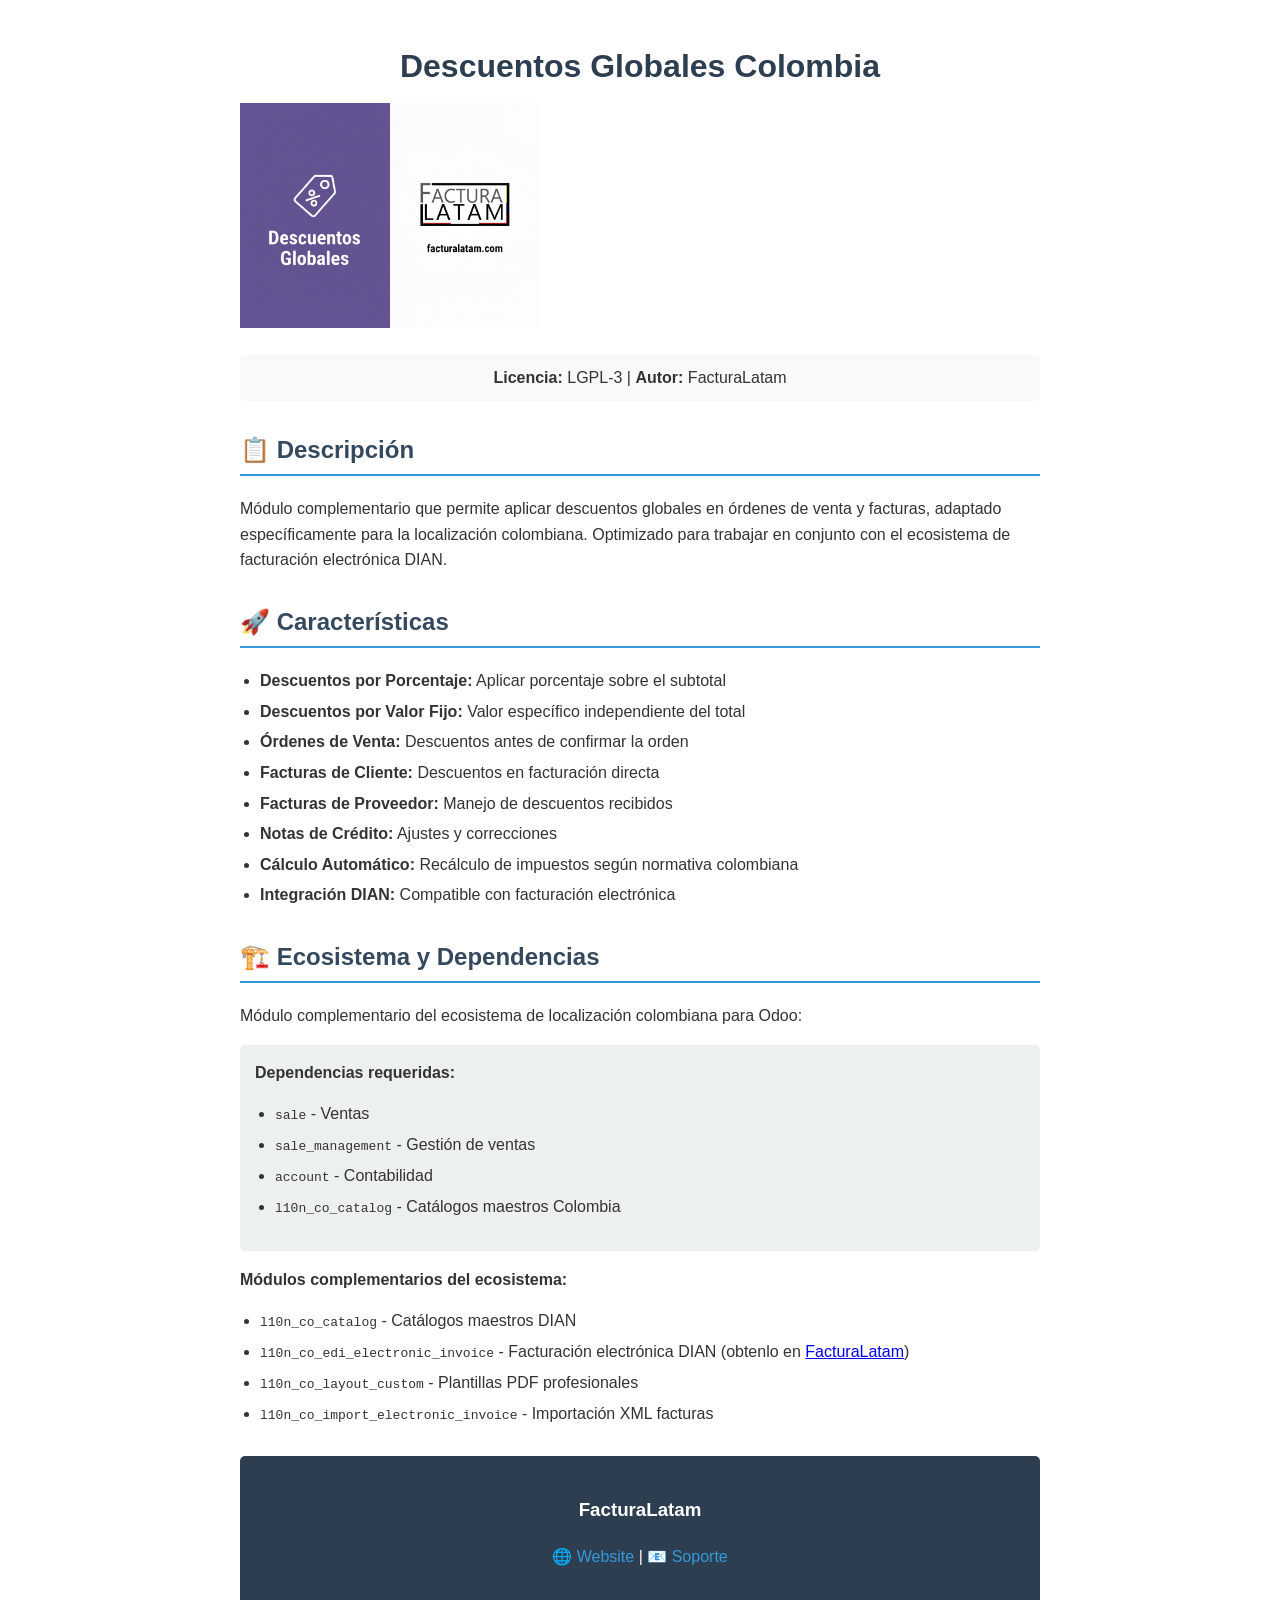
<file: l10n_co_global_discount/static/description/index.html>
<!DOCTYPE html>
<html lang="es">
<head>
    <meta charset="UTF-8">
    <meta name="viewport" content="width=device-width, initial-scale=1.0">
    <title>Descuentos Globales Colombia</title>
    <style>
        body {
            font-family: Arial, sans-serif;
            line-height: 1.6;
            margin: 0;
            padding: 20px;
            color: #333;
        }

        .container {
            max-width: 800px;
            margin: 0 auto;
        }

        h1 {
            color: #2c3e50;
            text-align: center;
            margin-bottom: 10px;
        }

        .license {
            text-align: center;
            background: #f8f9fa;
            padding: 10px;
            border-radius: 5px;
            margin: 20px 0;
        }

        h2 {
            color: #34495e;
            border-bottom: 2px solid #3498db;
            padding-bottom: 5px;
            margin-top: 30px;
        }

        ul {
            list-style-type: disc;
            padding-left: 20px;
        }

        li {
            margin: 5px 0;
        }

        .dependencies {
            background: #ecf0f1;
            padding: 15px;
            border-radius: 5px;
            margin: 15px 0;
        }

        .footer {
            background: #2c3e50;
            color: white;
            text-align: center;
            padding: 20px;
            margin-top: 30px;
            border-radius: 5px;
        }

        .footer a {
            color: #3498db;
            text-decoration: none;
        }
    </style>
</head>
<body>
    <div class="container">
        <h1>Descuentos Globales Colombia</h1>
        <img src="banner.png" alt="l10n_co_global_discount" width="300px">

        <div class="license">
            <strong>Licencia:</strong> LGPL-3 | <strong>Autor:</strong> FacturaLatam
        </div>

        <h2>📋 Descripción</h2>
        <p>
            Módulo complementario que permite aplicar descuentos globales en órdenes de venta y facturas,
            adaptado específicamente para la localización colombiana. Optimizado para trabajar en conjunto con
            el ecosistema de facturación electrónica DIAN.
        </p>

        <h2>🚀 Características</h2>
        <ul>
            <li><strong>Descuentos por Porcentaje:</strong> Aplicar porcentaje sobre el subtotal</li>
            <li><strong>Descuentos por Valor Fijo:</strong> Valor específico independiente del total</li>
            <li><strong>Órdenes de Venta:</strong> Descuentos antes de confirmar la orden</li>
            <li><strong>Facturas de Cliente:</strong> Descuentos en facturación directa</li>
            <li><strong>Facturas de Proveedor:</strong> Manejo de descuentos recibidos</li>
            <li><strong>Notas de Crédito:</strong> Ajustes y correcciones</li>
            <li><strong>Cálculo Automático:</strong> Recálculo de impuestos según normativa colombiana</li>
            <li><strong>Integración DIAN:</strong> Compatible con facturación electrónica</li>
        </ul>

        <h2>🏗️ Ecosistema y Dependencias</h2>
        <p>Módulo complementario del ecosistema de localización colombiana para Odoo:</p>

        <div class="dependencies">
            <strong>Dependencias requeridas:</strong>
            <ul>
                <li><code>sale</code> - Ventas</li>
                <li><code>sale_management</code> - Gestión de ventas</li>
                <li><code>account</code> - Contabilidad</li>
                <li><code>l10n_co_catalog</code> - Catálogos maestros Colombia</li>
            </ul>
        </div>

        <p><strong>Módulos complementarios del ecosistema:</strong></p>
        <ul>
            <li><code>l10n_co_catalog</code> - Catálogos maestros DIAN</li>
            <li><code>l10n_co_edi_electronic_invoice</code> - Facturación electrónica DIAN (obtenlo en <a href="https://facturalatam.com/odoo">FacturaLatam</a>)</li>
            <li><code>l10n_co_layout_custom</code> - Plantillas PDF profesionales</li>
            <li><code>l10n_co_import_electronic_invoice</code> - Importación XML facturas</li>
        </ul>

        <div class="footer">
            <h3>FacturaLatam</h3>
            <p>
                <a href="https://facturalatam.com">🌐 Website</a> |
                <a href="mailto:soporte@facturalatam.com">📧 Soporte</a>
            </p>
        </div>
    </div>
</body>
</html>
</file>
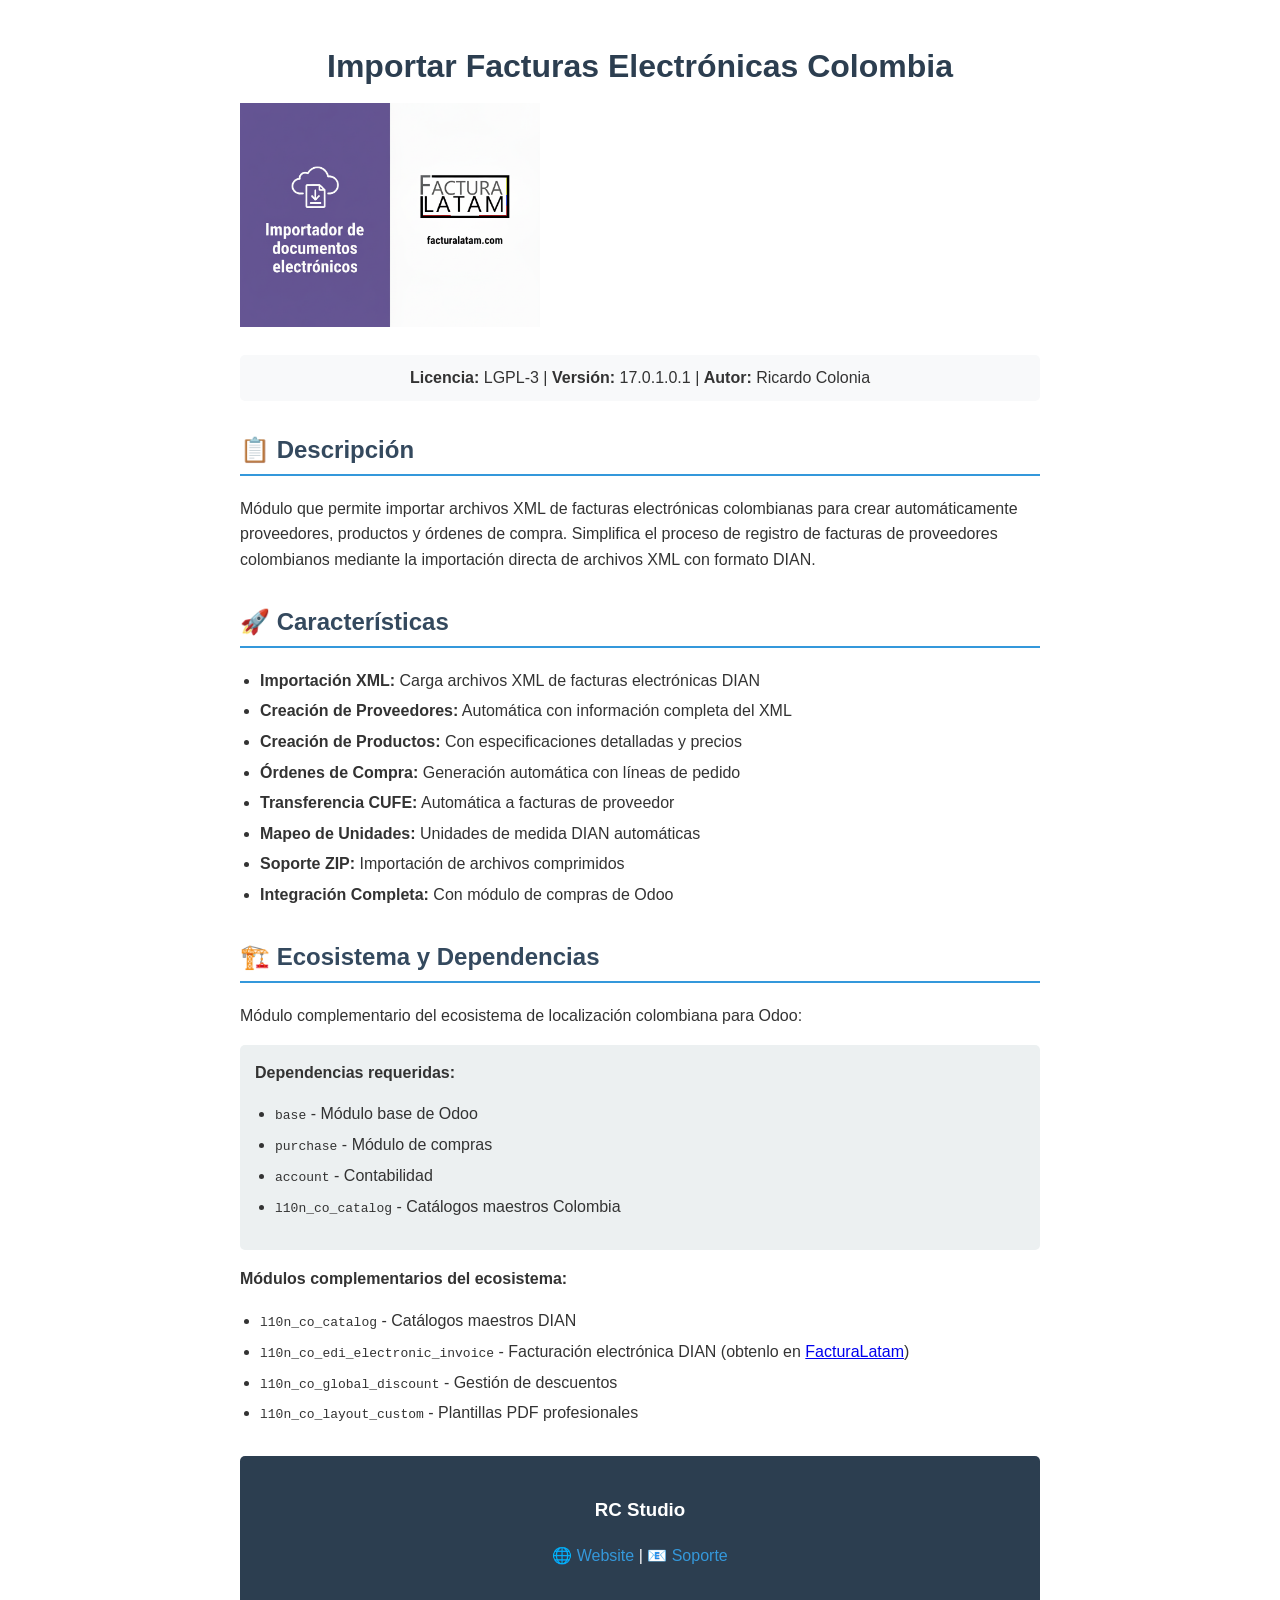
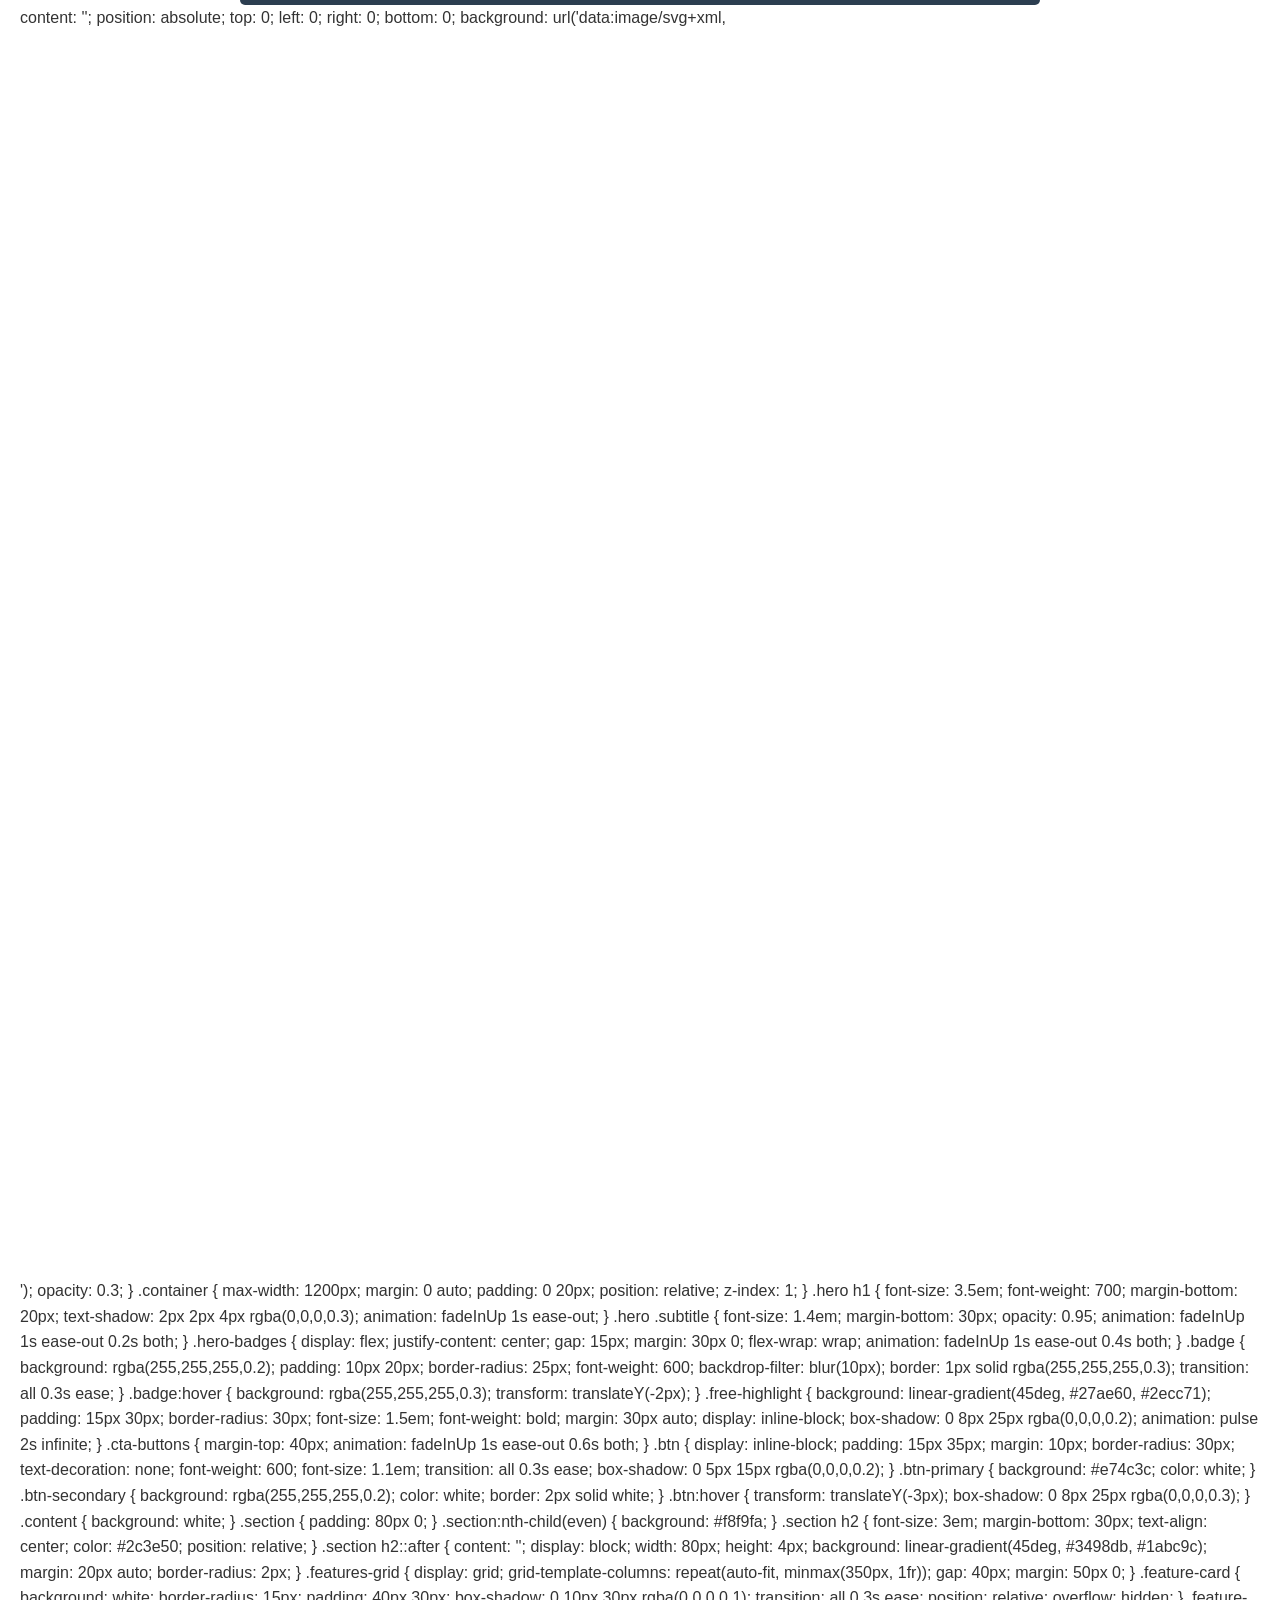
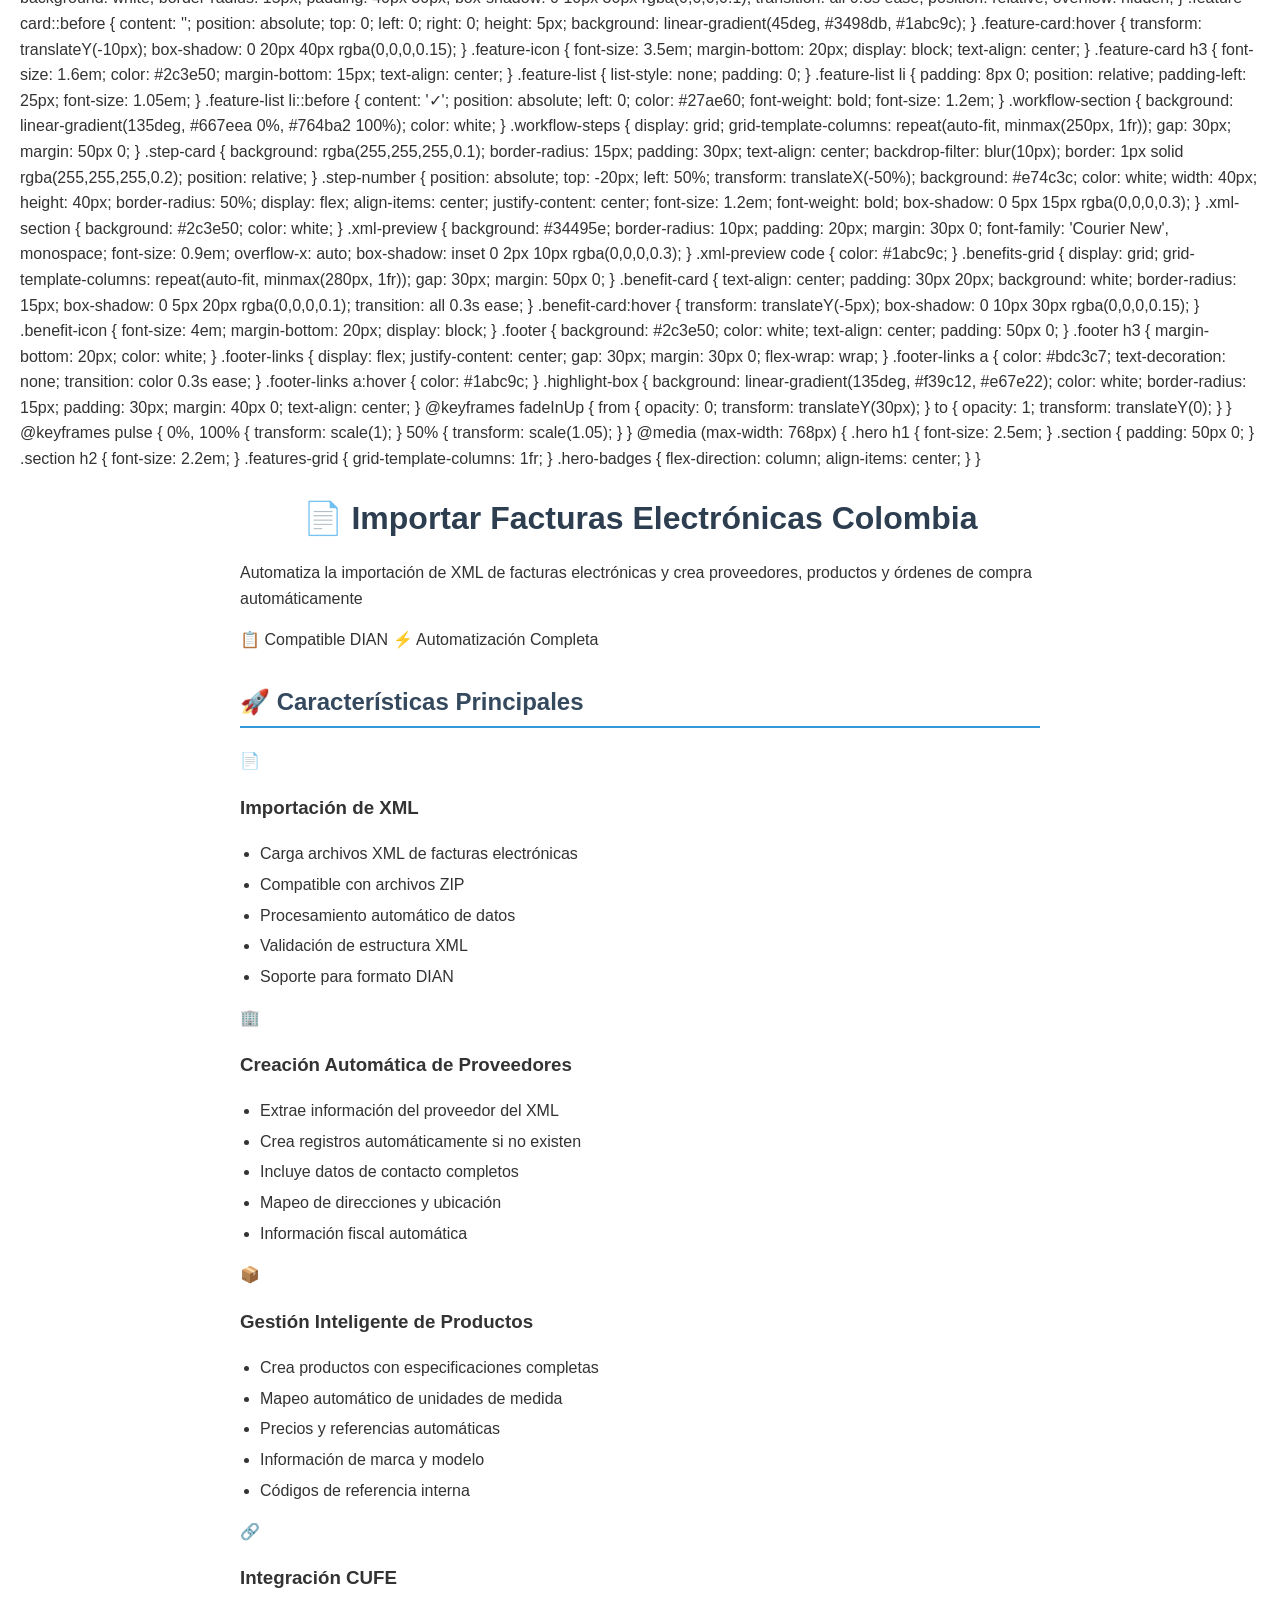
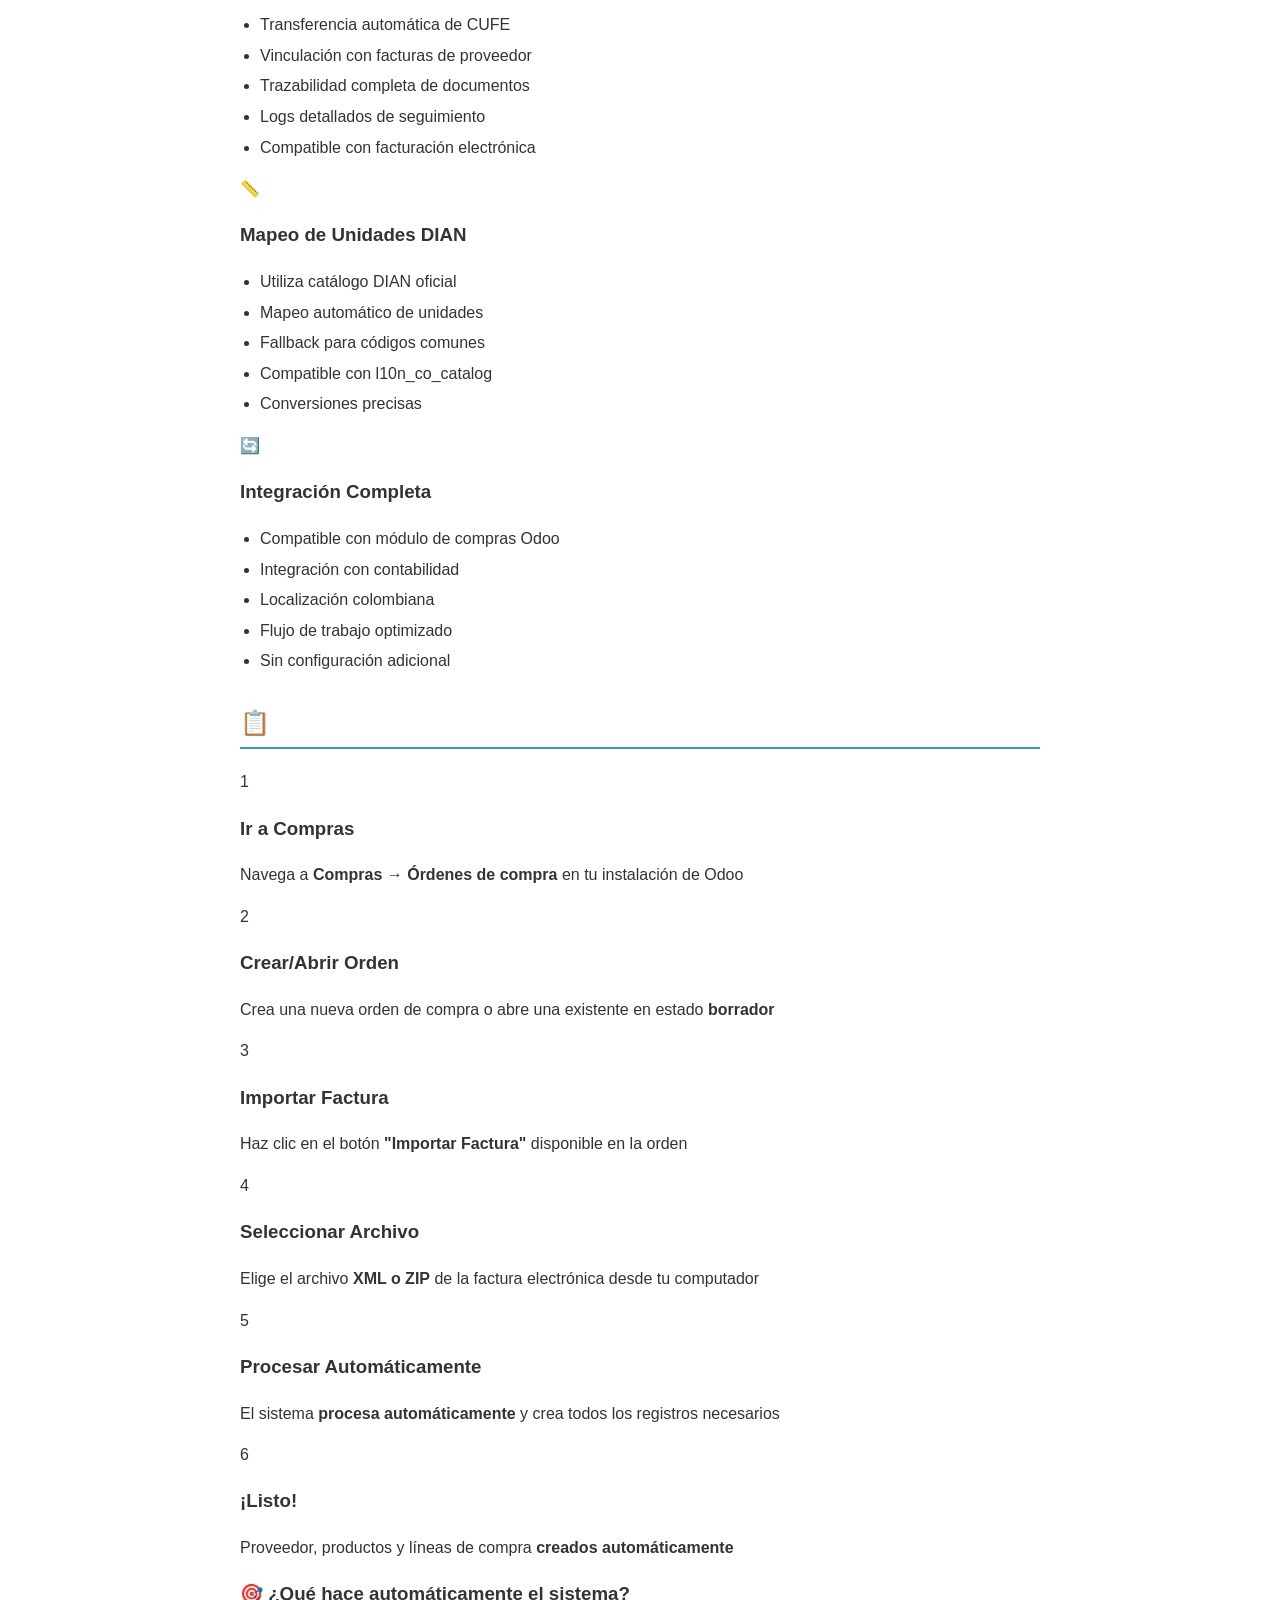
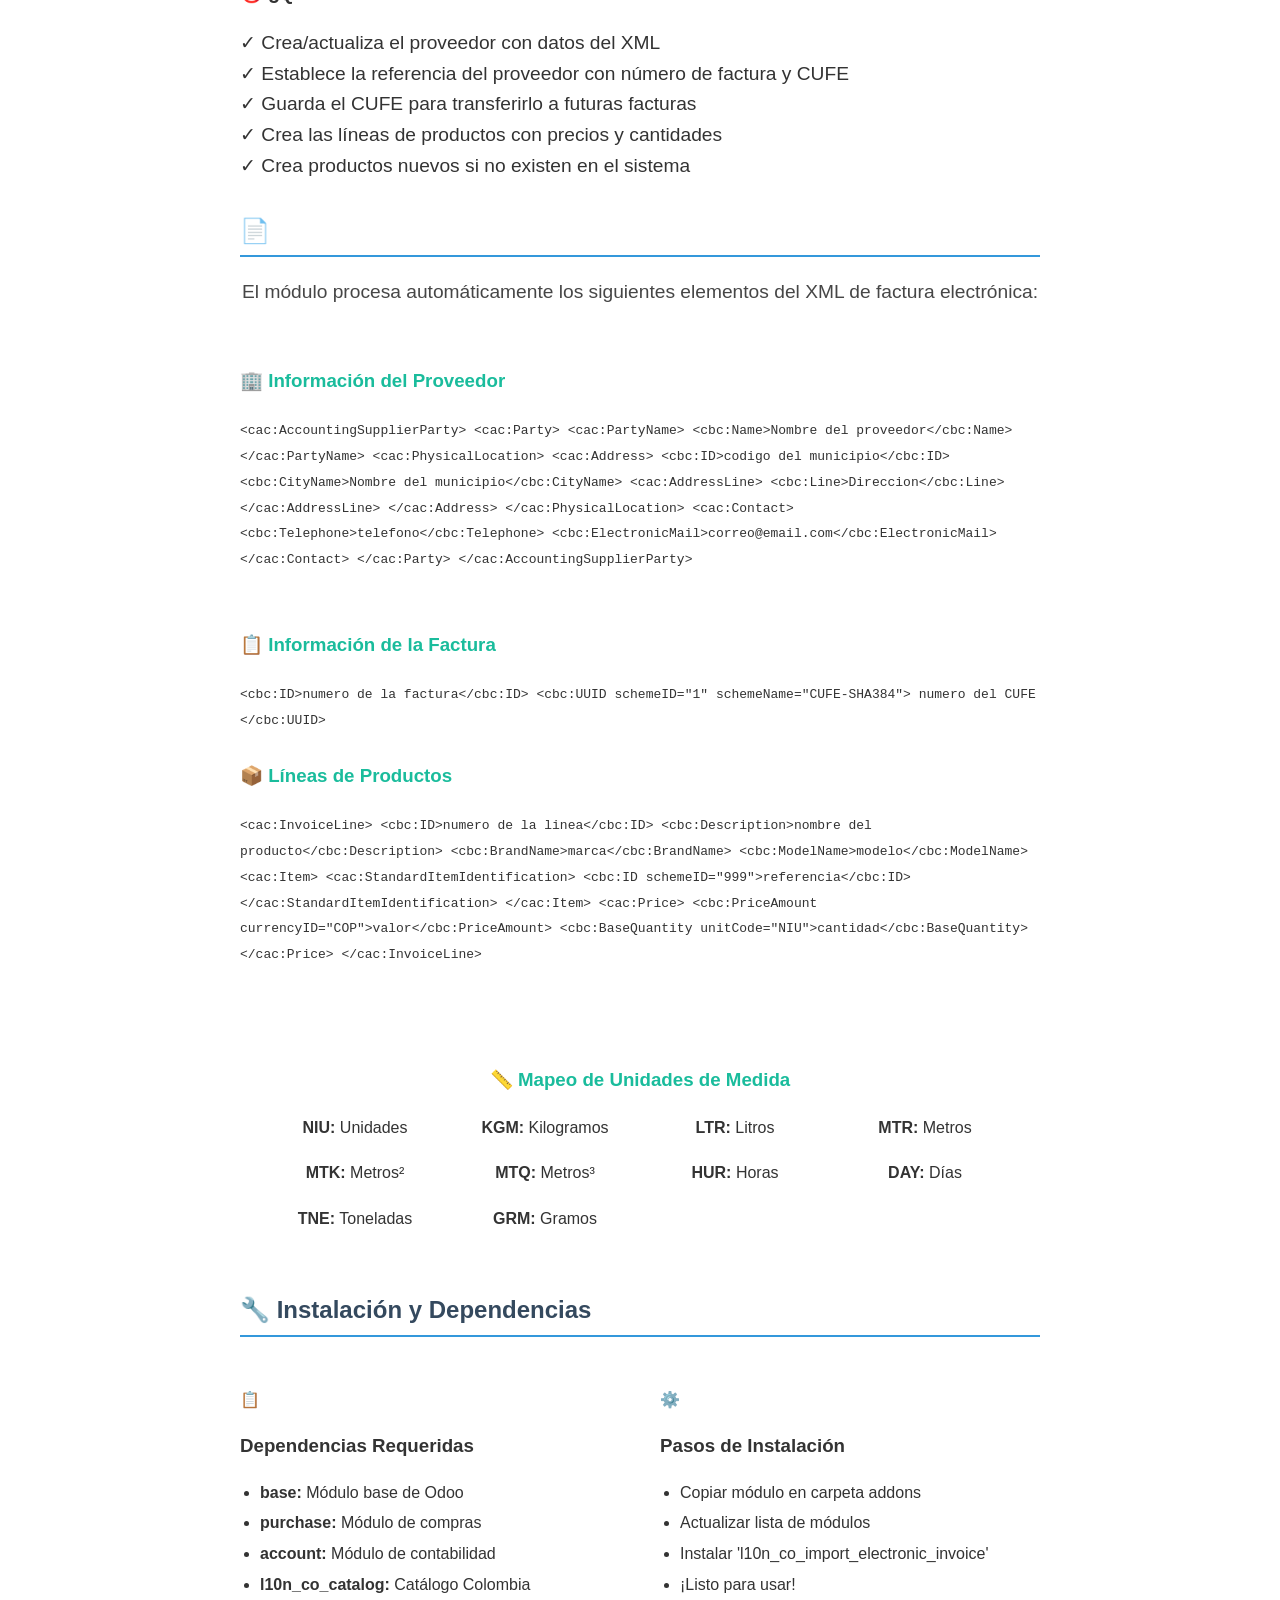
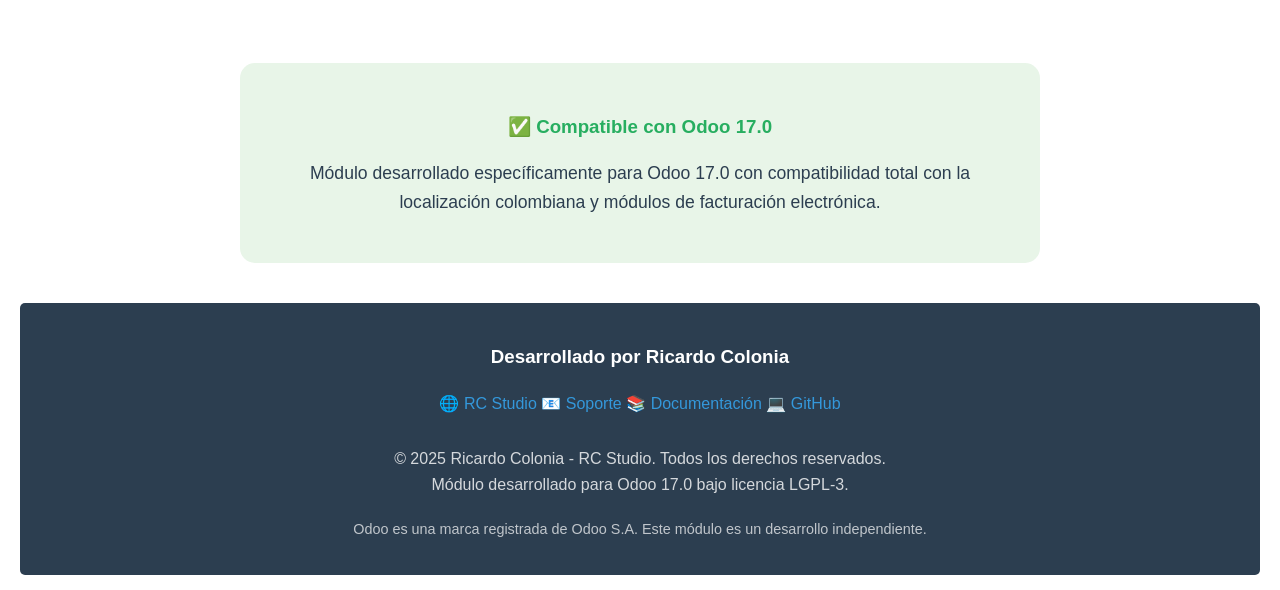
<file: l10n_co_import_electronic_invoice/static/description/index.html>
<!DOCTYPE html>
<html lang="es">
<head>
    <meta charset="UTF-8">
    <meta name="viewport" content="width=device-width, initial-scale=1.0">
    <title>Importar Facturas Electrónicas Colombia</title>
    <style>
        body {
            font-family: Arial, sans-serif;
            line-height: 1.6;
            margin: 0;
            padding: 20px;
            color: #333;
        }

        .container {
            max-width: 800px;
            margin: 0 auto;
        }

        h1 {
            color: #2c3e50;
            text-align: center;
            margin-bottom: 10px;
        }

        .license {
            text-align: center;
            background: #f8f9fa;
            padding: 10px;
            border-radius: 5px;
            margin: 20px 0;
        }

        h2 {
            color: #34495e;
            border-bottom: 2px solid #3498db;
            padding-bottom: 5px;
            margin-top: 30px;
        }

        ul {
            list-style-type: disc;
            padding-left: 20px;
        }

        li {
            margin: 5px 0;
        }

        .dependencies {
            background: #ecf0f1;
            padding: 15px;
            border-radius: 5px;
            margin: 15px 0;
        }

        .footer {
            background: #2c3e50;
            color: white;
            text-align: center;
            padding: 20px;
            margin-top: 30px;
            border-radius: 5px;
        }

        .footer a {
            color: #3498db;
            text-decoration: none;
        }
    </style>
</head>
<body>
    <div class="container">
        <h1>Importar Facturas Electrónicas Colombia</h1>
        <img src="banner.png" alt="l10n_co_import_electronic_invoice" width="300px">

        <div class="license">
            <strong>Licencia:</strong> LGPL-3 | <strong>Versión:</strong> 17.0.1.0.1 | <strong>Autor:</strong> Ricardo Colonia
        </div>

        <h2>📋 Descripción</h2>
        <p>
            Módulo que permite importar archivos XML de facturas electrónicas colombianas para crear automáticamente
            proveedores, productos y órdenes de compra. Simplifica el proceso de registro de facturas de proveedores
            colombianos mediante la importación directa de archivos XML con formato DIAN.
        </p>

        <h2>🚀 Características</h2>
        <ul>
            <li><strong>Importación XML:</strong> Carga archivos XML de facturas electrónicas DIAN</li>
            <li><strong>Creación de Proveedores:</strong> Automática con información completa del XML</li>
            <li><strong>Creación de Productos:</strong> Con especificaciones detalladas y precios</li>
            <li><strong>Órdenes de Compra:</strong> Generación automática con líneas de pedido</li>
            <li><strong>Transferencia CUFE:</strong> Automática a facturas de proveedor</li>
            <li><strong>Mapeo de Unidades:</strong> Unidades de medida DIAN automáticas</li>
            <li><strong>Soporte ZIP:</strong> Importación de archivos comprimidos</li>
            <li><strong>Integración Completa:</strong> Con módulo de compras de Odoo</li>
        </ul>

        <h2>🏗️ Ecosistema y Dependencias</h2>
        <p>Módulo complementario del ecosistema de localización colombiana para Odoo:</p>

        <div class="dependencies">
            <strong>Dependencias requeridas:</strong>
            <ul>
                <li><code>base</code> - Módulo base de Odoo</li>
                <li><code>purchase</code> - Módulo de compras</li>
                <li><code>account</code> - Contabilidad</li>
                <li><code>l10n_co_catalog</code> - Catálogos maestros Colombia</li>
            </ul>
        </div>

        <p><strong>Módulos complementarios del ecosistema:</strong></p>
        <ul>
            <li><code>l10n_co_catalog</code> - Catálogos maestros DIAN</li>
            <li><code>l10n_co_edi_electronic_invoice</code> - Facturación electrónica DIAN (obtenlo en <a href="https://facturalatam.com/odoo">FacturaLatam</a>)</li>
            <li><code>l10n_co_global_discount</code> - Gestión de descuentos</li>
            <li><code>l10n_co_layout_custom</code> - Plantillas PDF profesionales</li>
        </ul>

        <div class="footer">
            <h3>RC Studio</h3>
            <p>
                <a href="https://rcstudio.dev">🌐 Website</a> |
                <a href="mailto:support@rcstudio.dev">📧 Soporte</a>
            </p>
        </div>
    </div>
</body>
</html>
            content: '';
            position: absolute;
            top: 0;
            left: 0;
            right: 0;
            bottom: 0;
            background: url('data:image/svg+xml,<svg xmlns="http://www.w3.org/2000/svg" viewBox="0 0 100 100"><defs><pattern id="grid" width="15" height="15" patternUnits="userSpaceOnUse"><path d="M 15 0 L 0 0 0 15" fill="none" stroke="rgba(255,255,255,0.1)" stroke-width="0.5"/></pattern></defs><rect width="100" height="100" fill="url(%23grid)"/></svg>');
            opacity: 0.3;
        }

        .container {
            max-width: 1200px;
            margin: 0 auto;
            padding: 0 20px;
            position: relative;
            z-index: 1;
        }

        .hero h1 {
            font-size: 3.5em;
            font-weight: 700;
            margin-bottom: 20px;
            text-shadow: 2px 2px 4px rgba(0,0,0,0.3);
            animation: fadeInUp 1s ease-out;
        }

        .hero .subtitle {
            font-size: 1.4em;
            margin-bottom: 30px;
            opacity: 0.95;
            animation: fadeInUp 1s ease-out 0.2s both;
        }

        .hero-badges {
            display: flex;
            justify-content: center;
            gap: 15px;
            margin: 30px 0;
            flex-wrap: wrap;
            animation: fadeInUp 1s ease-out 0.4s both;
        }

        .badge {
            background: rgba(255,255,255,0.2);
            padding: 10px 20px;
            border-radius: 25px;
            font-weight: 600;
            backdrop-filter: blur(10px);
            border: 1px solid rgba(255,255,255,0.3);
            transition: all 0.3s ease;
        }

        .badge:hover {
            background: rgba(255,255,255,0.3);
            transform: translateY(-2px);
        }

        .free-highlight {
            background: linear-gradient(45deg, #27ae60, #2ecc71);
            padding: 15px 30px;
            border-radius: 30px;
            font-size: 1.5em;
            font-weight: bold;
            margin: 30px auto;
            display: inline-block;
            box-shadow: 0 8px 25px rgba(0,0,0,0.2);
            animation: pulse 2s infinite;
        }

        .cta-buttons {
            margin-top: 40px;
            animation: fadeInUp 1s ease-out 0.6s both;
        }

        .btn {
            display: inline-block;
            padding: 15px 35px;
            margin: 10px;
            border-radius: 30px;
            text-decoration: none;
            font-weight: 600;
            font-size: 1.1em;
            transition: all 0.3s ease;
            box-shadow: 0 5px 15px rgba(0,0,0,0.2);
        }

        .btn-primary {
            background: #e74c3c;
            color: white;
        }

        .btn-secondary {
            background: rgba(255,255,255,0.2);
            color: white;
            border: 2px solid white;
        }

        .btn:hover {
            transform: translateY(-3px);
            box-shadow: 0 8px 25px rgba(0,0,0,0.3);
        }

        .content {
            background: white;
        }

        .section {
            padding: 80px 0;
        }

        .section:nth-child(even) {
            background: #f8f9fa;
        }

        .section h2 {
            font-size: 3em;
            margin-bottom: 30px;
            text-align: center;
            color: #2c3e50;
            position: relative;
        }

        .section h2::after {
            content: '';
            display: block;
            width: 80px;
            height: 4px;
            background: linear-gradient(45deg, #3498db, #1abc9c);
            margin: 20px auto;
            border-radius: 2px;
        }

        .features-grid {
            display: grid;
            grid-template-columns: repeat(auto-fit, minmax(350px, 1fr));
            gap: 40px;
            margin: 50px 0;
        }

        .feature-card {
            background: white;
            border-radius: 15px;
            padding: 40px 30px;
            box-shadow: 0 10px 30px rgba(0,0,0,0.1);
            transition: all 0.3s ease;
            position: relative;
            overflow: hidden;
        }

        .feature-card::before {
            content: '';
            position: absolute;
            top: 0;
            left: 0;
            right: 0;
            height: 5px;
            background: linear-gradient(45deg, #3498db, #1abc9c);
        }

        .feature-card:hover {
            transform: translateY(-10px);
            box-shadow: 0 20px 40px rgba(0,0,0,0.15);
        }

        .feature-icon {
            font-size: 3.5em;
            margin-bottom: 20px;
            display: block;
            text-align: center;
        }

        .feature-card h3 {
            font-size: 1.6em;
            color: #2c3e50;
            margin-bottom: 15px;
            text-align: center;
        }

        .feature-list {
            list-style: none;
            padding: 0;
        }

        .feature-list li {
            padding: 8px 0;
            position: relative;
            padding-left: 25px;
            font-size: 1.05em;
        }

        .feature-list li::before {
            content: '✓';
            position: absolute;
            left: 0;
            color: #27ae60;
            font-weight: bold;
            font-size: 1.2em;
        }

        .workflow-section {
            background: linear-gradient(135deg, #667eea 0%, #764ba2 100%);
            color: white;
        }

        .workflow-steps {
            display: grid;
            grid-template-columns: repeat(auto-fit, minmax(250px, 1fr));
            gap: 30px;
            margin: 50px 0;
        }

        .step-card {
            background: rgba(255,255,255,0.1);
            border-radius: 15px;
            padding: 30px;
            text-align: center;
            backdrop-filter: blur(10px);
            border: 1px solid rgba(255,255,255,0.2);
            position: relative;
        }

        .step-number {
            position: absolute;
            top: -20px;
            left: 50%;
            transform: translateX(-50%);
            background: #e74c3c;
            color: white;
            width: 40px;
            height: 40px;
            border-radius: 50%;
            display: flex;
            align-items: center;
            justify-content: center;
            font-size: 1.2em;
            font-weight: bold;
            box-shadow: 0 5px 15px rgba(0,0,0,0.3);
        }

        .xml-section {
            background: #2c3e50;
            color: white;
        }

        .xml-preview {
            background: #34495e;
            border-radius: 10px;
            padding: 20px;
            margin: 30px 0;
            font-family: 'Courier New', monospace;
            font-size: 0.9em;
            overflow-x: auto;
            box-shadow: inset 0 2px 10px rgba(0,0,0,0.3);
        }

        .xml-preview code {
            color: #1abc9c;
        }

        .benefits-grid {
            display: grid;
            grid-template-columns: repeat(auto-fit, minmax(280px, 1fr));
            gap: 30px;
            margin: 50px 0;
        }

        .benefit-card {
            text-align: center;
            padding: 30px 20px;
            background: white;
            border-radius: 15px;
            box-shadow: 0 5px 20px rgba(0,0,0,0.1);
            transition: all 0.3s ease;
        }

        .benefit-card:hover {
            transform: translateY(-5px);
            box-shadow: 0 10px 30px rgba(0,0,0,0.15);
        }

        .benefit-icon {
            font-size: 4em;
            margin-bottom: 20px;
            display: block;
        }

        .footer {
            background: #2c3e50;
            color: white;
            text-align: center;
            padding: 50px 0;
        }

        .footer h3 {
            margin-bottom: 20px;
            color: white;
        }

        .footer-links {
            display: flex;
            justify-content: center;
            gap: 30px;
            margin: 30px 0;
            flex-wrap: wrap;
        }

        .footer-links a {
            color: #bdc3c7;
            text-decoration: none;
            transition: color 0.3s ease;
        }

        .footer-links a:hover {
            color: #1abc9c;
        }

        .highlight-box {
            background: linear-gradient(135deg, #f39c12, #e67e22);
            color: white;
            border-radius: 15px;
            padding: 30px;
            margin: 40px 0;
            text-align: center;
        }

        @keyframes fadeInUp {
            from {
                opacity: 0;
                transform: translateY(30px);
            }
            to {
                opacity: 1;
                transform: translateY(0);
            }
        }

        @keyframes pulse {
            0%, 100% {
                transform: scale(1);
            }
            50% {
                transform: scale(1.05);
            }
        }

        @media (max-width: 768px) {
            .hero h1 {
                font-size: 2.5em;
            }

            .section {
                padding: 50px 0;
            }

            .section h2 {
                font-size: 2.2em;
            }

            .features-grid {
                grid-template-columns: 1fr;
            }

            .hero-badges {
                flex-direction: column;
                align-items: center;
            }
        }
    </style>
</head>
<body>
    <div class="hero">
        <div class="container">
            <h1>📄 Importar Facturas Electrónicas Colombia</h1>
            <p class="subtitle">Automatiza la importación de XML de facturas electrónicas y crea proveedores, productos y órdenes de compra automáticamente</p>

            <div class="hero-badges">
                <span class="badge">📋 Compatible DIAN</span>
                <span class="badge">⚡ Automatización Completa</span>
            </div>
        </div>
    </div>

    <div class="content">
        <section class="section">
            <div class="container">
                <h2>🚀 Características Principales</h2>
                <div class="features-grid">
                    <div class="feature-card">
                        <span class="feature-icon">📄</span>
                        <h3>Importación de XML</h3>
                        <ul class="feature-list">
                            <li>Carga archivos XML de facturas electrónicas</li>
                            <li>Compatible con archivos ZIP</li>
                            <li>Procesamiento automático de datos</li>
                            <li>Validación de estructura XML</li>
                            <li>Soporte para formato DIAN</li>
                        </ul>
                    </div>

                    <div class="feature-card">
                        <span class="feature-icon">🏢</span>
                        <h3>Creación Automática de Proveedores</h3>
                        <ul class="feature-list">
                            <li>Extrae información del proveedor del XML</li>
                            <li>Crea registros automáticamente si no existen</li>
                            <li>Incluye datos de contacto completos</li>
                            <li>Mapeo de direcciones y ubicación</li>
                            <li>Información fiscal automática</li>
                        </ul>
                    </div>

                    <div class="feature-card">
                        <span class="feature-icon">📦</span>
                        <h3>Gestión Inteligente de Productos</h3>
                        <ul class="feature-list">
                            <li>Crea productos con especificaciones completas</li>
                            <li>Mapeo automático de unidades de medida</li>
                            <li>Precios y referencias automáticas</li>
                            <li>Información de marca y modelo</li>
                            <li>Códigos de referencia interna</li>
                        </ul>
                    </div>

                    <div class="feature-card">
                        <span class="feature-icon">🔗</span>
                        <h3>Integración CUFE</h3>
                        <ul class="feature-list">
                            <li>Transferencia automática de CUFE</li>
                            <li>Vinculación con facturas de proveedor</li>
                            <li>Trazabilidad completa de documentos</li>
                            <li>Logs detallados de seguimiento</li>
                            <li>Compatible con facturación electrónica</li>
                        </ul>
                    </div>

                    <div class="feature-card">
                        <span class="feature-icon">📏</span>
                        <h3>Mapeo de Unidades DIAN</h3>
                        <ul class="feature-list">
                            <li>Utiliza catálogo DIAN oficial</li>
                            <li>Mapeo automático de unidades</li>
                            <li>Fallback para códigos comunes</li>
                            <li>Compatible con l10n_co_catalog</li>
                            <li>Conversiones precisas</li>
                        </ul>
                    </div>

                    <div class="feature-card">
                        <span class="feature-icon">🔄</span>
                        <h3>Integración Completa</h3>
                        <ul class="feature-list">
                            <li>Compatible con módulo de compras Odoo</li>
                            <li>Integración con contabilidad</li>
                            <li>Localización colombiana</li>
                            <li>Flujo de trabajo optimizado</li>
                            <li>Sin configuración adicional</li>
                        </ul>
                    </div>
                </div>
            </div>
        </section>

        <section class="section workflow-section">
            <div class="container">
                <h2 style="color: white;" id="como-usar">📋 Cómo Usar el Módulo</h2>

                <div class="workflow-steps">
                    <div class="step-card">
                        <div class="step-number">1</div>
                        <h3>Ir a Compras</h3>
                        <p>Navega a <strong>Compras → Órdenes de compra</strong> en tu instalación de Odoo</p>
                    </div>

                    <div class="step-card">
                        <div class="step-number">2</div>
                        <h3>Crear/Abrir Orden</h3>
                        <p>Crea una nueva orden de compra o abre una existente en estado <strong>borrador</strong></p>
                    </div>

                    <div class="step-card">
                        <div class="step-number">3</div>
                        <h3>Importar Factura</h3>
                        <p>Haz clic en el botón <strong>"Importar Factura"</strong> disponible en la orden</p>
                    </div>

                    <div class="step-card">
                        <div class="step-number">4</div>
                        <h3>Seleccionar Archivo</h3>
                        <p>Elige el archivo <strong>XML o ZIP</strong> de la factura electrónica desde tu computador</p>
                    </div>

                    <div class="step-card">
                        <div class="step-number">5</div>
                        <h3>Procesar Automáticamente</h3>
                        <p>El sistema <strong>procesa automáticamente</strong> y crea todos los registros necesarios</p>
                    </div>

                    <div class="step-card">
                        <div class="step-number">6</div>
                        <h3>¡Listo!</h3>
                        <p>Proveedor, productos y líneas de compra <strong>creados automáticamente</strong></p>
                    </div>
                </div>

                <div class="highlight-box">
                    <h3>🎯 ¿Qué hace automáticamente el sistema?</h3>
                    <p style="font-size: 1.2em; margin-top: 15px;">
                        ✓ Crea/actualiza el proveedor con datos del XML<br>
                        ✓ Establece la referencia del proveedor con número de factura y CUFE<br>
                        ✓ Guarda el CUFE para transferirlo a futuras facturas<br>
                        ✓ Crea las líneas de productos con precios y cantidades<br>
                        ✓ Crea productos nuevos si no existen en el sistema
                    </p>
                </div>
            </div>
        </section>

        <section class="section xml-section">
            <div class="container">
                <h2 style="color: white;">📄 Estructura XML Soportada</h2>

                <p style="text-align: center; font-size: 1.2em; margin-bottom: 40px; opacity: 0.9;">
                    El módulo procesa automáticamente los siguientes elementos del XML de factura electrónica:
                </p>

                <div style="display: grid; grid-template-columns: repeat(auto-fit, minmax(400px, 1fr)); gap: 40px;">
                    <div>
                        <h3 style="color: #1abc9c; margin-bottom: 20px;">🏢 Información del Proveedor</h3>
                        <div class="xml-preview">
<code>&lt;cac:AccountingSupplierParty&gt;
    &lt;cac:Party&gt;
        &lt;cac:PartyName&gt;
            &lt;cbc:Name&gt;Nombre del proveedor&lt;/cbc:Name&gt;
        &lt;/cac:PartyName&gt;
        &lt;cac:PhysicalLocation&gt;
            &lt;cac:Address&gt;
                &lt;cbc:ID&gt;codigo del municipio&lt;/cbc:ID&gt;
                &lt;cbc:CityName&gt;Nombre del municipio&lt;/cbc:CityName&gt;
                &lt;cac:AddressLine&gt;
                    &lt;cbc:Line&gt;Direccion&lt;/cbc:Line&gt;
                &lt;/cac:AddressLine&gt;
            &lt;/cac:Address&gt;
        &lt;/cac:PhysicalLocation&gt;
        &lt;cac:Contact&gt;
            &lt;cbc:Telephone&gt;telefono&lt;/cbc:Telephone&gt;
            &lt;cbc:ElectronicMail&gt;correo@email.com&lt;/cbc:ElectronicMail&gt;
        &lt;/cac:Contact&gt;
    &lt;/cac:Party&gt;
&lt;/cac:AccountingSupplierParty&gt;</code>
                        </div>
                    </div>

                    <div>
                        <h3 style="color: #1abc9c; margin-bottom: 20px;">📋 Información de la Factura</h3>
                        <div class="xml-preview">
<code>&lt;cbc:ID&gt;numero de la factura&lt;/cbc:ID&gt;
&lt;cbc:UUID schemeID="1" schemeName="CUFE-SHA384"&gt;
    numero del CUFE
&lt;/cbc:UUID&gt;</code>
                        </div>

                        <h3 style="color: #1abc9c; margin: 30px 0 20px 0;">📦 Líneas de Productos</h3>
                        <div class="xml-preview">
<code>&lt;cac:InvoiceLine&gt;
    &lt;cbc:ID&gt;numero de la linea&lt;/cbc:ID&gt;
    &lt;cbc:Description&gt;nombre del producto&lt;/cbc:Description&gt;
    &lt;cbc:BrandName&gt;marca&lt;/cbc:BrandName&gt;
    &lt;cbc:ModelName&gt;modelo&lt;/cbc:ModelName&gt;
    &lt;cac:Item&gt;
        &lt;cac:StandardItemIdentification&gt;
            &lt;cbc:ID schemeID="999"&gt;referencia&lt;/cbc:ID&gt;
        &lt;/cac:StandardItemIdentification&gt;
    &lt;/cac:Item&gt;
    &lt;cac:Price&gt;
        &lt;cbc:PriceAmount currencyID="COP"&gt;valor&lt;/cbc:PriceAmount&gt;
        &lt;cbc:BaseQuantity unitCode="NIU"&gt;cantidad&lt;/cbc:BaseQuantity&gt;
    &lt;/cac:Price&gt;
&lt;/cac:InvoiceLine&gt;</code>
                        </div>
                    </div>
                </div>

                <div style="margin-top: 50px; background: rgba(255,255,255,0.1); border-radius: 15px; padding: 30px;">
                    <h3 style="color: #1abc9c; margin-bottom: 20px; text-align: center;">📏 Mapeo de Unidades de Medida</h3>
                    <div style="display: grid; grid-template-columns: repeat(auto-fit, minmax(150px, 1fr)); gap: 20px; text-align: center;">
                        <div><strong>NIU:</strong> Unidades</div>
                        <div><strong>KGM:</strong> Kilogramos</div>
                        <div><strong>LTR:</strong> Litros</div>
                        <div><strong>MTR:</strong> Metros</div>
                        <div><strong>MTK:</strong> Metros²</div>
                        <div><strong>MTQ:</strong> Metros³</div>
                        <div><strong>HUR:</strong> Horas</div>
                        <div><strong>DAY:</strong> Días</div>
                        <div><strong>TNE:</strong> Toneladas</div>
                        <div><strong>GRM:</strong> Gramos</div>
                    </div>
                </div>
            </div>
        </section>

        <section class="section">
            <div class="container">
                <h2>🔧 Instalación y Dependencias</h2>

                <div style="display: grid; grid-template-columns: repeat(auto-fit, minmax(300px, 1fr)); gap: 40px; margin: 50px 0;">
                    <div class="feature-card">
                        <span class="feature-icon">📋</span>
                        <h3>Dependencias Requeridas</h3>
                        <ul class="feature-list">
                            <li><strong>base:</strong> Módulo base de Odoo</li>
                            <li><strong>purchase:</strong> Módulo de compras</li>
                            <li><strong>account:</strong> Módulo de contabilidad</li>
                            <li><strong>l10n_co_catalog:</strong> Catálogo Colombia</li>
                        </ul>
                    </div>

                    <div class="feature-card">
                        <span class="feature-icon">⚙️</span>
                        <h3>Pasos de Instalación</h3>
                        <ul class="feature-list">
                            <li>Copiar módulo en carpeta addons</li>
                            <li>Actualizar lista de módulos</li>
                            <li>Instalar 'l10n_co_import_electronic_invoice'</li>
                            <li>¡Listo para usar!</li>
                        </ul>
                    </div>
                </div>

                <div style="background: #e8f5e8; border-radius: 15px; padding: 30px; margin: 40px 0; text-align: center;">
                    <h3 style="color: #27ae60; margin-bottom: 15px;">✅ Compatible con Odoo 17.0</h3>
                    <p style="font-size: 1.1em; color: #2c3e50;">
                        Módulo desarrollado específicamente para Odoo 17.0 con compatibilidad total con la localización colombiana y módulos de facturación electrónica.
                    </p>
                </div>
            </div>
        </section>
    </div>

    <div class="footer">
        <div class="container">
            <h3>Desarrollado por Ricardo Colonia</h3>

            <div class="footer-links">
                <a href="https://rcstudio.dev">🌐 RC Studio</a>
                <a href="mailto:support@rcstudio.dev">📧 Soporte</a>
                <a href="#">📚 Documentación</a>
                <a href="#">💻 GitHub</a>
            </div>

            <p style="margin-top: 30px; opacity: 0.8;">
                © 2025 Ricardo Colonia - RC Studio. Todos los derechos reservados.<br>
                Módulo desarrollado para Odoo 17.0 bajo licencia LGPL-3.
            </p>

            <p style="margin-top: 20px; font-size: 0.9em; opacity: 0.7;">
                Odoo es una marca registrada de Odoo S.A. Este módulo es un desarrollo independiente.
            </p>
        </div>
    </div>
</body>
</html>
</file>
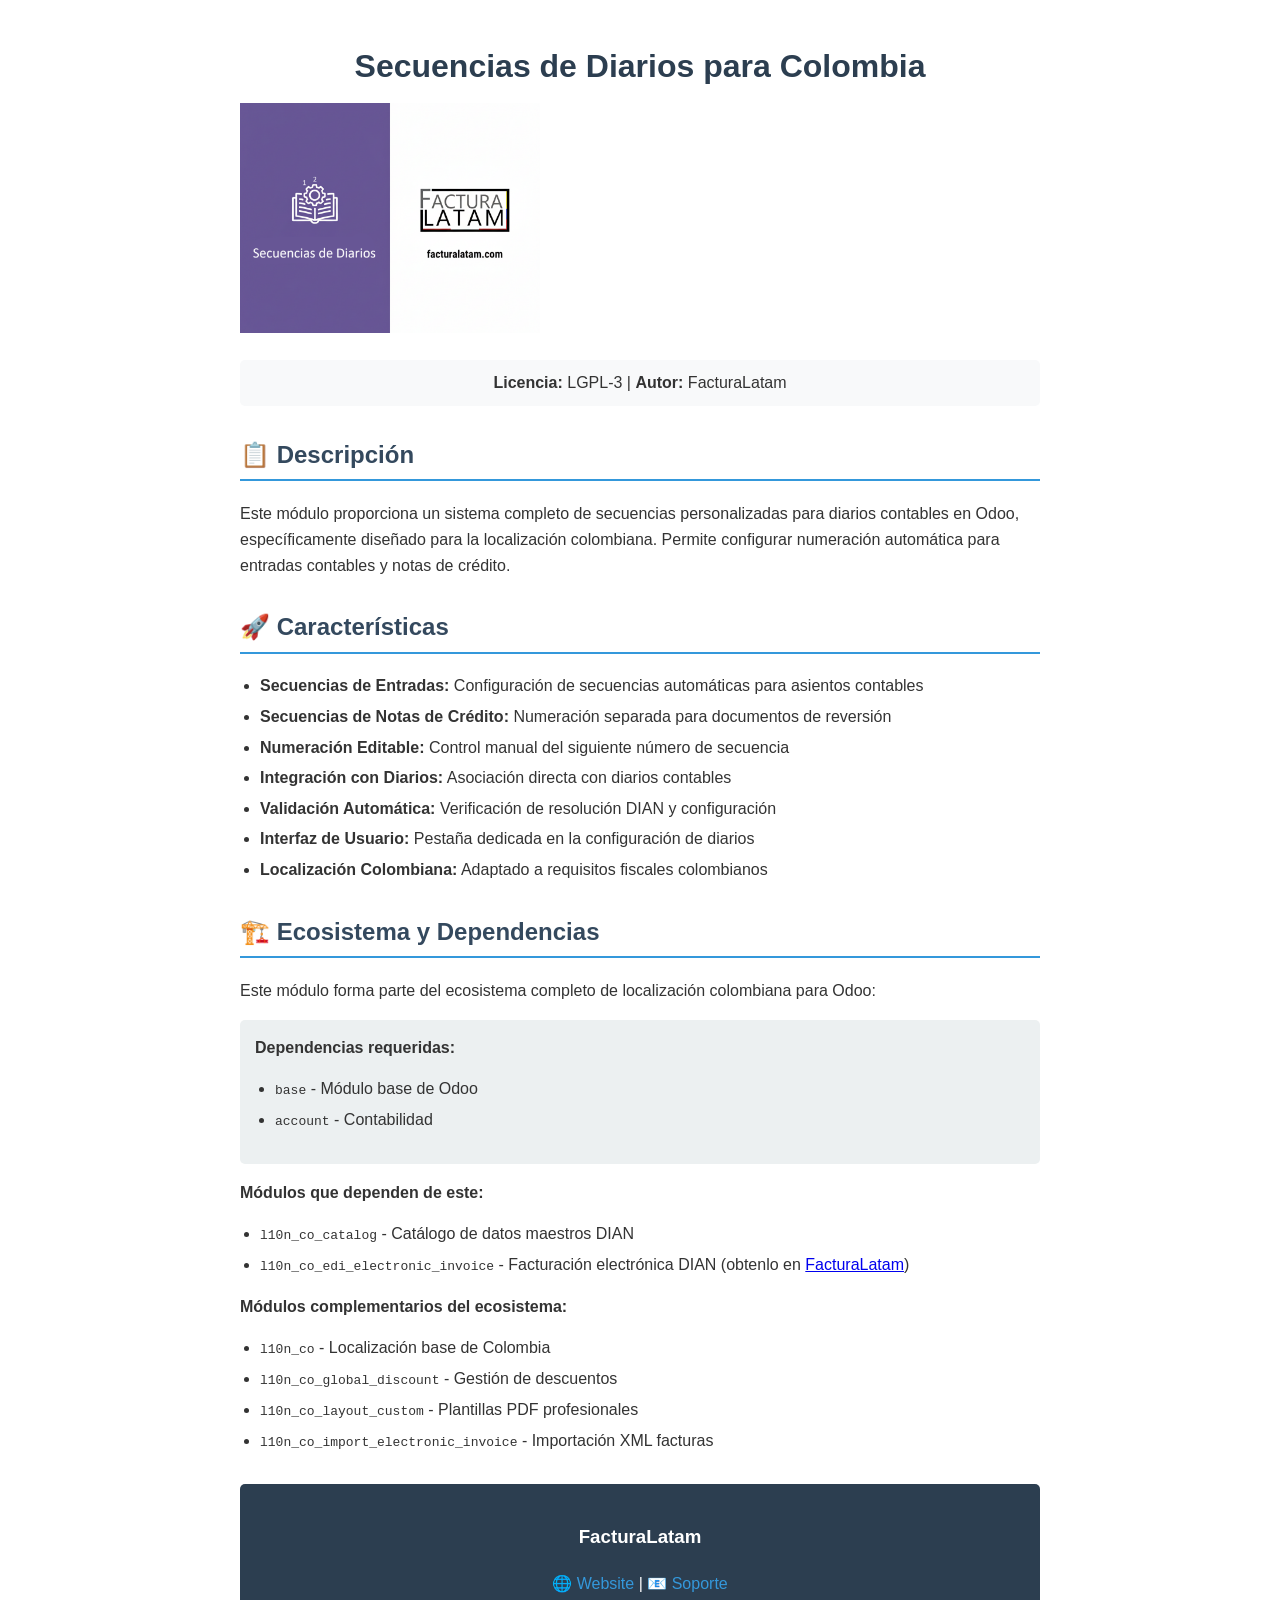
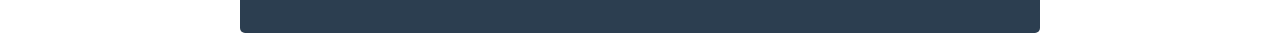
<file: l10n_co_journal_sequence/static/description/index.html>
<!DOCTYPE html>
<html lang="es">
<head>
    <meta charset="UTF-8">
    <meta name="viewport" content="width=device-width, initial-scale=1.0">
    <title>Secuencias de Diarios para Colombia</title>
    <style>
        body {
            font-family: Arial, sans-serif;
            line-height: 1.6;
            margin: 0;
            padding: 20px;
            color: #333;
        }

        .container {
            max-width: 800px;
            margin: 0 auto;
        }

        h1 {
            color: #2c3e50;
            text-align: center;
            margin-bottom: 10px;
        }

        .license {
            text-align: center;
            background: #f8f9fa;
            padding: 10px;
            border-radius: 5px;
            margin: 20px 0;
        }

        h2 {
            color: #34495e;
            border-bottom: 2px solid #3498db;
            padding-bottom: 5px;
            margin-top: 30px;
        }

        ul {
            list-style-type: disc;
            padding-left: 20px;
        }

        li {
            margin: 5px 0;
        }

        .dependencies {
            background: #ecf0f1;
            padding: 15px;
            border-radius: 5px;
            margin: 15px 0;
        }

        .footer {
            background: #2c3e50;
            color: white;
            text-align: center;
            padding: 20px;
            margin-top: 30px;
            border-radius: 5px;
        }

        .footer a {
            color: #3498db;
            text-decoration: none;
        }
    </style>
</head>
<body>
    <div class="container">
        <h1>Secuencias de Diarios para Colombia</h1>
        <img src="banner.png" alt="l10n_co_journal_sequence" width="300px">

        <div class="license">
            <strong>Licencia:</strong> LGPL-3 | <strong>Autor:</strong> FacturaLatam
        </div>

        <h2>📋 Descripción</h2>
        <p>
            Este módulo proporciona un sistema completo de secuencias personalizadas para diarios contables en Odoo, específicamente diseñado para la localización colombiana. Permite configurar numeración automática para entradas contables y notas de crédito.
        </p>

        <h2>🚀 Características</h2>
        <ul>
            <li><strong>Secuencias de Entradas:</strong> Configuración de secuencias automáticas para asientos contables</li>
            <li><strong>Secuencias de Notas de Crédito:</strong> Numeración separada para documentos de reversión</li>
            <li><strong>Numeración Editable:</strong> Control manual del siguiente número de secuencia</li>
            <li><strong>Integración con Diarios:</strong> Asociación directa con diarios contables</li>
            <li><strong>Validación Automática:</strong> Verificación de resolución DIAN y configuración</li>
            <li><strong>Interfaz de Usuario:</strong> Pestaña dedicada en la configuración de diarios</li>
            <li><strong>Localización Colombiana:</strong> Adaptado a requisitos fiscales colombianos</li>
        </ul>

        <h2>🏗️ Ecosistema y Dependencias</h2>
        <p>Este módulo forma parte del ecosistema completo de localización colombiana para Odoo:</p>

        <div class="dependencies">
            <strong>Dependencias requeridas:</strong>
            <ul>
                <li><code>base</code> - Módulo base de Odoo</li>
                <li><code>account</code> - Contabilidad</li>
            </ul>
        </div>

        <p><strong>Módulos que dependen de este:</strong></p>
        <ul>
            <li><code>l10n_co_catalog</code> - Catálogo de datos maestros DIAN</li>
            <li><code>l10n_co_edi_electronic_invoice</code> - Facturación electrónica DIAN (obtenlo en <a href="https://facturalatam.com/odoo">FacturaLatam</a>)</li>
        </ul>

        <p><strong>Módulos complementarios del ecosistema:</strong></p>
        <ul>
            <li><code>l10n_co</code> - Localización base de Colombia</li>
            <li><code>l10n_co_global_discount</code> - Gestión de descuentos</li>
            <li><code>l10n_co_layout_custom</code> - Plantillas PDF profesionales</li>
            <li><code>l10n_co_import_electronic_invoice</code> - Importación XML facturas</li>
        </ul>

        <div class="footer">
            <h3>FacturaLatam</h3>
            <p>
                <a href="https://facturalatam.com">🌐 Website</a> |
                <a href="mailto:soporte@facturalatam.com">📧 Soporte</a>
            </p>
        </div>
    </div>
</body>
</html>
</file>
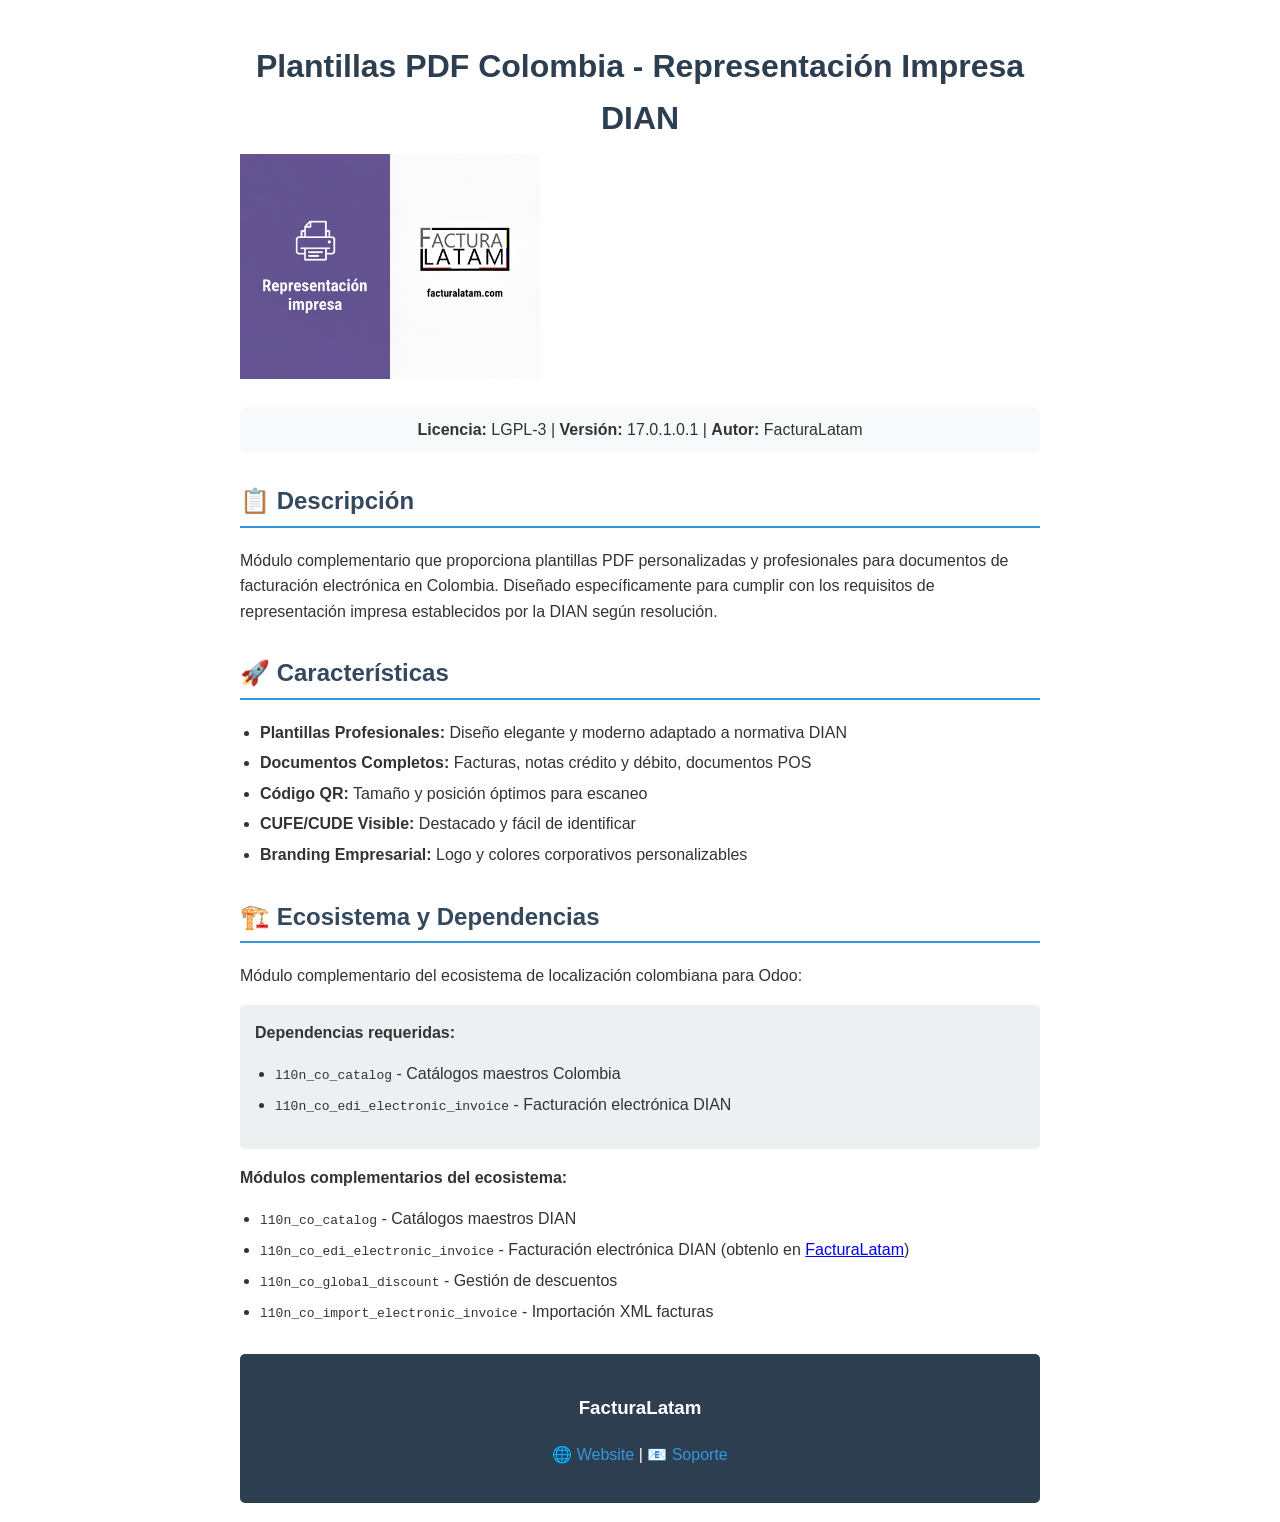
<file: l10n_co_layout_custom/static/description/index.html>
<!DOCTYPE html>
<html lang="es">
<head>
    <meta charset="UTF-8">
    <meta name="viewport" content="width=device-width, initial-scale=1.0">
    <title>Plantillas PDF Colombia - Representación Impresa DIAN</title>
    <style>
        body {
            font-family: Arial, sans-serif;
            line-height: 1.6;
            margin: 0;
            padding: 20px;
            color: #333;
        }

        .container {
            max-width: 800px;
            margin: 0 auto;
        }

        h1 {
            color: #2c3e50;
            text-align: center;
            margin-bottom: 10px;
        }

        .license {
            text-align: center;
            background: #f8f9fa;
            padding: 10px;
            border-radius: 5px;
            margin: 20px 0;
        }

        h2 {
            color: #34495e;
            border-bottom: 2px solid #3498db;
            padding-bottom: 5px;
            margin-top: 30px;
        }

        ul {
            list-style-type: disc;
            padding-left: 20px;
        }

        li {
            margin: 5px 0;
        }

        .dependencies {
            background: #ecf0f1;
            padding: 15px;
            border-radius: 5px;
            margin: 15px 0;
        }

        .footer {
            background: #2c3e50;
            color: white;
            text-align: center;
            padding: 20px;
            margin-top: 30px;
            border-radius: 5px;
        }

        .footer a {
            color: #3498db;
            text-decoration: none;
        }
    </style>
</head>
<body>
    <div class="container">
        <h1>Plantillas PDF Colombia - Representación Impresa DIAN</h1>
        <img src="banner.png" alt="l10n_co_layout_custom" width="300px">

        <div class="license">
            <strong>Licencia:</strong> LGPL-3 | <strong>Versión:</strong> 17.0.1.0.1 | <strong>Autor:</strong> FacturaLatam
        </div>

        <h2>📋 Descripción</h2>
        <p>
            Módulo complementario que proporciona plantillas PDF personalizadas y profesionales para
            documentos de facturación electrónica en Colombia. Diseñado específicamente para cumplir con los
            requisitos de representación impresa establecidos por la DIAN según resolución.
        </p>

        <h2>🚀 Características</h2>
        <ul>
            <li><strong>Plantillas Profesionales:</strong> Diseño elegante y moderno adaptado a normativa DIAN</li>
            <li><strong>Documentos Completos:</strong> Facturas, notas crédito y débito, documentos POS</li>
            <li><strong>Código QR:</strong> Tamaño y posición óptimos para escaneo</li>
            <li><strong>CUFE/CUDE Visible:</strong> Destacado y fácil de identificar</li>
            <li><strong>Branding Empresarial:</strong> Logo y colores corporativos personalizables</li>
        </ul>

        <h2>🏗️ Ecosistema y Dependencias</h2>
        <p>Módulo complementario del ecosistema de localización colombiana para Odoo:</p>

        <div class="dependencies">
            <strong>Dependencias requeridas:</strong>
            <ul>
                <li><code>l10n_co_catalog</code> - Catálogos maestros Colombia</li>
                <li><code>l10n_co_edi_electronic_invoice</code> - Facturación electrónica DIAN</li>
            </ul>
        </div>

        <p><strong>Módulos complementarios del ecosistema:</strong></p>
        <ul>
            <li><code>l10n_co_catalog</code> - Catálogos maestros DIAN</li>
            <li><code>l10n_co_edi_electronic_invoice</code> - Facturación electrónica DIAN (obtenlo en <a href="https://facturalatam.com/odoo">FacturaLatam</a>)</li>
            <li><code>l10n_co_global_discount</code> - Gestión de descuentos</li>
            <li><code>l10n_co_import_electronic_invoice</code> - Importación XML facturas</li>
        </ul>

        <div class="footer">
            <h3>FacturaLatam</h3>
            <p>
                <a href="https://facturalatam.com">🌐 Website</a> |
                <a href="mailto:soporte@facturalatam.com">📧 Soporte</a>
            </p>
        </div>
    </div>
</body>
</html>
</file>
